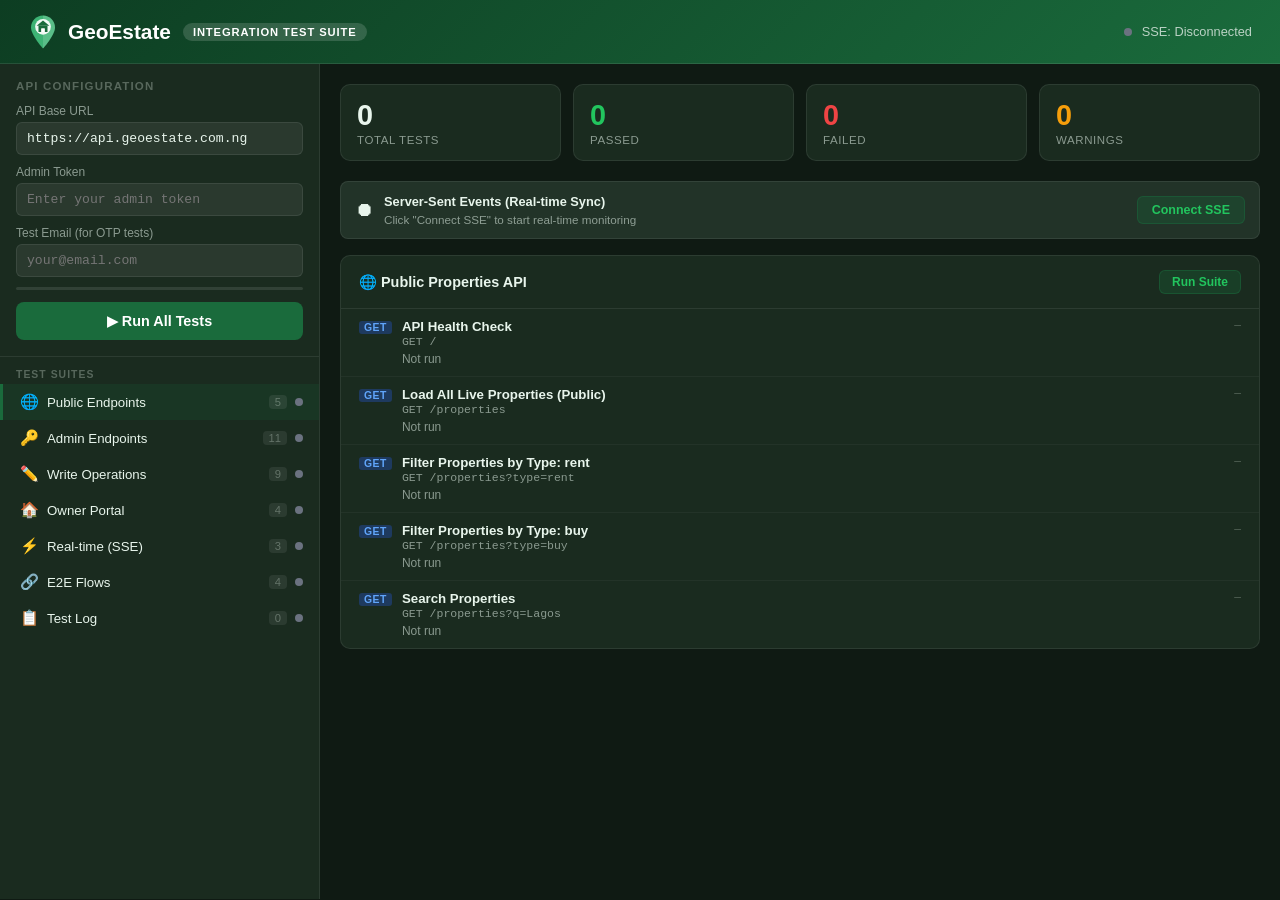
<file: geoestate-test-dashboard.html>
<!DOCTYPE html>
<html lang="en">
<head>
<meta charset="UTF-8">
<meta name="viewport" content="width=device-width, initial-scale=1.0">
<title>GeoEstate — Full Integration Test Dashboard</title>
<style>
  * { box-sizing: border-box; margin: 0; padding: 0; }
  :root {
    --green: #1a6b3c;
    --green-d: #0d3d22;
    --green-l: #dcfce7;
    --amber: #d97706;
    --amber-l: #fef3c7;
    --red: #dc2626;
    --red-l: #fee2e2;
    --blue: #1d4ed8;
    --blue-l: #dbeafe;
    --bg: #0f1a13;
    --card: #1a2b1f;
    --card2: #223328;
    --border: rgba(255,255,255,0.08);
    --text: #e8f5ec;
    --muted: rgba(232,245,236,0.55);
    --subtle: rgba(232,245,236,0.3);
    --pass: #22c55e;
    --fail: #ef4444;
    --warn: #f59e0b;
    --pending: #6b7280;
    --font: 'Inter', -apple-system, BlinkMacSystemFont, sans-serif;
    --mono: 'JetBrains Mono', 'Fira Code', 'Courier New', monospace;
  }
  body { background: var(--bg); color: var(--text); font-family: var(--font); min-height: 100vh; }

  /* Header */
  .header { background: linear-gradient(135deg, var(--green-d), var(--green)); padding: 0 28px; height: 64px; display: flex; align-items: center; justify-content: space-between; border-bottom: 1px solid rgba(255,255,255,0.1); }
  .adm-burger { display: none; flex-direction: column; justify-content: center; gap: 5px; width: 36px; height: 36px; background: none; border: none; cursor: pointer; padding: 4px; border-radius: 8px; }
  .adm-burger span { display: block; width: 22px; height: 2px; background: #fff; border-radius: 2px; transition: all .25s ease; }
  .adm-burger.open span:nth-child(1) { transform: translateY(7px) rotate(45deg); }
  .adm-burger.open span:nth-child(2) { opacity: 0; transform: scaleX(0); }
  .adm-burger.open span:nth-child(3) { transform: translateY(-7px) rotate(-45deg); }
  @media (max-width: 768px) {
    .header { padding: 0 16px; }
    .adm-burger { display: flex; }
    .main { grid-template-columns: 1fr !important; }
    .sidebar { display: none; }
    .adm-mob-drawer { display: block !important; }
  }
  .header-left { display: flex; align-items: center; gap: 12px; }
  .logo { font-size: 1.3rem; font-weight: 900; color: #fff; }
  .badge { background: rgba(255,255,255,0.15); color: #fff; font-size: 0.7rem; padding: 3px 10px; border-radius: 999px; font-weight: 600; letter-spacing: 0.08em; }
  .header-right { display: flex; align-items: center; gap: 10px; }
  .status-dot { width: 8px; height: 8px; border-radius: 50%; background: var(--pending); display: inline-block; }
  .status-dot.live { background: var(--pass); animation: pulse 2s infinite; }
  .status-label { font-size: 0.8rem; color: rgba(255,255,255,0.7); }
  @keyframes pulse { 0%,100%{opacity:1} 50%{opacity:0.4} }

  /* Layout */
  .main { display: grid; grid-template-columns: 320px 1fr; gap: 0; min-height: calc(100vh - 65px); }
  .sidebar { background: var(--card); border-right: 1px solid var(--border); overflow-y: auto; }
  .adm-mob-drawer { display: none; position: fixed; top: 0; left: 0; bottom: 0; width: 300px; background: var(--card); z-index: 400; overflow-y: auto; transform: translateX(-100%); transition: transform .25s ease; border-right: 1px solid var(--border); }
  .adm-mob-drawer.open { transform: translateX(0); }
  .adm-mob-backdrop { display: none; position: fixed; inset: 0; background: rgba(0,0,0,.6); z-index: 399; }
  .adm-mob-backdrop.open { display: block; }
  .content { overflow-y: auto; padding: 20px; }

  /* Config Panel */
  .config-panel { padding: 16px; border-bottom: 1px solid var(--border); }
  .config-title { font-size: 0.72rem; font-weight: 700; color: var(--subtle); text-transform: uppercase; letter-spacing: 0.1em; margin-bottom: 12px; }
  .field-label { font-size: 0.75rem; color: var(--muted); margin-bottom: 4px; display: block; }
  .field-input { width: 100%; background: rgba(255,255,255,0.07); border: 1px solid var(--border); border-radius: 6px; color: var(--text); padding: 8px 10px; font-size: 0.82rem; font-family: var(--mono); outline: none; }
  .field-input:focus { border-color: var(--green); }
  .field-group { margin-bottom: 10px; }

  /* Run Button */
  .run-all-btn { width: 100%; padding: 11px; background: var(--green); color: #fff; border: none; border-radius: 8px; font-size: 0.9rem; font-weight: 700; cursor: pointer; transition: background 0.15s; margin-top: 4px; }
  .run-all-btn:hover { background: var(--green-d); }
  .run-all-btn:disabled { opacity: 0.5; cursor: not-allowed; }

  /* Suite List */
  .suite-section { padding: 12px 16px 4px; font-size: 0.65rem; font-weight: 700; color: var(--subtle); text-transform: uppercase; letter-spacing: 0.1em; }
  .suite-item { display: flex; align-items: center; gap: 8px; padding: 9px 16px; cursor: pointer; transition: background 0.1s; border-left: 3px solid transparent; }
  .suite-item:hover { background: rgba(255,255,255,0.04); }
  .suite-item.active { background: rgba(26,107,60,0.18); border-left-color: var(--green); }
  .suite-icon { font-size: 0.95rem; width: 20px; text-align: center; flex-shrink: 0; }
  .suite-name { font-size: 0.83rem; font-weight: 500; flex: 1; }
  .suite-count { font-size: 0.7rem; color: var(--subtle); background: rgba(255,255,255,0.08); border-radius: 4px; padding: 1px 6px; }
  .suite-status { width: 8px; height: 8px; border-radius: 50%; flex-shrink: 0; }
  .s-pass { background: var(--pass); }
  .s-fail { background: var(--fail); }
  .s-warn { background: var(--warn); }
  .s-idle { background: var(--pending); }
  .s-running { background: var(--warn); animation: pulse 0.8s infinite; }

  /* Summary Bar */
  .summary-bar { display: grid; grid-template-columns: repeat(4,1fr); gap: 12px; margin-bottom: 20px; }
  .stat-card { background: var(--card); border-radius: 10px; padding: 14px 16px; border: 1px solid var(--border); }
  .stat-val { font-size: 1.8rem; font-weight: 900; letter-spacing: -0.03em; }
  .stat-lbl { font-size: 0.72rem; color: var(--muted); text-transform: uppercase; letter-spacing: 0.05em; margin-top: 2px; }
  .stat-val.pass { color: var(--pass); }
  .stat-val.fail { color: var(--fail); }
  .stat-val.warn { color: var(--warn); }
  .stat-val.total { color: var(--text); }

  /* Test Results */
  .test-section { background: var(--card); border-radius: 10px; border: 1px solid var(--border); margin-bottom: 16px; overflow: hidden; }
  .test-section-header { padding: 14px 18px; border-bottom: 1px solid var(--border); display: flex; align-items: center; justify-content: space-between; cursor: pointer; }
  .test-section-title { font-size: 0.9rem; font-weight: 700; display: flex; align-items: center; gap: 8px; }
  .run-section-btn { background: rgba(26,107,60,0.3); border: 1px solid rgba(26,107,60,0.5); color: var(--pass); border-radius: 6px; padding: 4px 12px; font-size: 0.75rem; font-weight: 600; cursor: pointer; transition: all 0.15s; }
  .run-section-btn:hover { background: var(--green); color: #fff; }
  .test-row { padding: 10px 18px; border-bottom: 1px solid rgba(255,255,255,0.04); display: flex; align-items: flex-start; gap: 10px; transition: background 0.1s; }
  .test-row:last-child { border-bottom: none; }
  .test-row:hover { background: rgba(255,255,255,0.02); }
  .test-icon { font-size: 1rem; flex-shrink: 0; width: 20px; text-align: center; margin-top: 1px; }
  .test-body { flex: 1; min-width: 0; }
  .test-name { font-size: 0.83rem; font-weight: 600; color: var(--text); }
  .test-endpoint { font-size: 0.72rem; color: var(--muted); font-family: var(--mono); margin-top: 1px; }
  .test-result { font-size: 0.75rem; margin-top: 4px; color: var(--muted); word-break: break-all; }
  .test-result.ok { color: var(--pass); }
  .test-result.err { color: var(--fail); }
  .test-result.info { color: var(--warn); }
  .test-time { font-size: 0.7rem; color: var(--subtle); flex-shrink: 0; font-family: var(--mono); min-width: 50px; text-align: right; }
  .method-tag { font-size: 0.65rem; font-weight: 700; padding: 1px 5px; border-radius: 3px; letter-spacing: 0.05em; flex-shrink: 0; margin-top: 2px; }
  .get { background: #1e3a5f; color: #60a5fa; }
  .post { background: #1c3a1c; color: #4ade80; }
  .patch { background: #3a2e00; color: #fbbf24; }
  .delete { background: #3a0f0f; color: #f87171; }

  /* Log */
  .log-panel { background: #0a100c; border-radius: 8px; border: 1px solid var(--border); padding: 14px; font-family: var(--mono); font-size: 0.75rem; max-height: 240px; overflow-y: auto; color: #a3e4b0; }
  .log-line { margin-bottom: 2px; }
  .log-line.err { color: #fca5a5; }
  .log-line.warn { color: #fcd34d; }
  .log-line.info { color: #93c5fd; }
  .log-line.dim { color: #4b5563; }

  /* SSE Status */
  .sse-box { background: var(--card2); border-radius: 8px; padding: 12px 14px; border: 1px solid var(--border); margin-bottom: 16px; display: flex; align-items: center; gap: 10px; }
  .sse-events { flex: 1; font-size: 0.78rem; color: var(--muted); }
  .sse-event-item { padding: 2px 0; border-bottom: 1px solid rgba(255,255,255,0.04); }

  /* Tag */
  .tag { display: inline-flex; align-items: center; gap: 4px; padding: 2px 8px; border-radius: 999px; font-size: 0.7rem; font-weight: 600; }
  .tag-green { background: rgba(34,197,94,0.15); color: var(--pass); }
  .tag-red { background: rgba(239,68,68,0.15); color: var(--fail); }
  .tag-amber { background: rgba(245,158,11,0.15); color: var(--warn); }
  .tag-gray { background: rgba(107,114,128,0.2); color: #9ca3af; }

  /* Spinner */
  .spinner { display: inline-block; width: 14px; height: 14px; border: 2px solid rgba(255,255,255,0.2); border-top-color: var(--green); border-radius: 50%; animation: spin 0.7s linear infinite; }
  @keyframes spin { to { transform: rotate(360deg); } }

  /* Progress Bar */
  .progress-bar { height: 3px; background: rgba(255,255,255,0.1); border-radius: 999px; margin-top: 8px; overflow: hidden; }
  .progress-fill { height: 100%; background: var(--green); border-radius: 999px; transition: width 0.3s; }

  .section-collapse { overflow: hidden; }
  .tab-bar { display: flex; gap: 4px; margin-bottom: 16px; }
  .tab { padding: 7px 14px; border-radius: 6px; font-size: 0.8rem; font-weight: 600; cursor: pointer; background: var(--card); border: 1px solid var(--border); color: var(--muted); transition: all 0.15s; }
  .tab.active { background: var(--green); color: #fff; border-color: var(--green); }
  .tab-content { display: none; }
  .tab-content.active { display: block; }
</style>
</head>
<body>

<div class="header">
  <div class="header-left">
    <button class="adm-burger" id="adm-burger" onclick="admToggleDrawer()" aria-label="Menu">
      <span></span><span></span><span></span>
    </button>
    <div class="logo" style="display:flex;align-items:center;gap:10px"><svg xmlns="http://www.w3.org/2000/svg" viewBox="0 0 40 48" width="30" height="36" style="flex-shrink:0;display:block" aria-hidden="true">
  <path d="M20 2C11.163 2 4 9.163 4 18c0 10.5 16 28 16 28S36 28.5 36 18C36 9.163 28.837 2 20 2z" fill="#3db374"/>
  <path d="M20 2C28.837 2 36 9.163 36 18c0 10.5-16 28-16 28V2z" fill="#fff" opacity="0.15"/>
  <circle cx="20" cy="17" r="10.5" fill="white" opacity="0.92"/>
  <polygon points="20,8.5 11.5,15.5 28.5,15.5" fill="#1a6b3c"/>
  <rect x="14" y="15.5" width="12" height="8.5" rx="0.5" fill="#1a6b3c"/>
  <rect x="17.5" y="19" width="5" height="5" rx="0.5" fill="white"/>
</svg><span>GeoEstate</span></div>
    <div class="badge">INTEGRATION TEST SUITE</div>
  </div>
  <div class="header-right">
    <span class="status-dot" id="sse-dot"></span>
    <span class="status-label" id="sse-label">SSE: Disconnected</span>
  </div>
</div>

<div class="main">
  <!-- Sidebar -->
  <div class="sidebar">
    <div class="config-panel">
      <div class="config-title">API Configuration</div>
      <div class="field-group">
        <label class="field-label">API Base URL</label>
        <input class="field-input" id="cfg-api" value="https://api.geoestate.com.ng" placeholder="https://api.geoestate.com.ng">
      </div>
      <div class="field-group">
        <label class="field-label">Admin Token</label>
        <input class="field-input" id="cfg-token" value="" placeholder="Enter your admin token">
      </div>
      <div class="field-group">
        <label class="field-label">Test Email (for OTP tests)</label>
        <input class="field-input" id="cfg-email" value="" placeholder="your@email.com">
      </div>
      <div class="progress-bar"><div class="progress-fill" id="prog" style="width:0%"></div></div>
      <button class="run-all-btn" id="run-all-btn" onclick="runAllTests()" style="margin-top:12px">▶ Run All Tests</button>
    </div>

    <div class="suite-section">Test Suites</div>
    <div class="suite-item active" onclick="showSuite('public')" id="suite-tab-public">
      <span class="suite-icon">🌐</span>
      <span class="suite-name">Public Endpoints</span>
      <span class="suite-count" id="cnt-public">5</span>
      <span class="suite-status s-idle" id="dot-public"></span>
    </div>
    <div class="suite-item" onclick="showSuite('admin')" id="suite-tab-admin">
      <span class="suite-icon">🔑</span>
      <span class="suite-name">Admin Endpoints</span>
      <span class="suite-count" id="cnt-admin">11</span>
      <span class="suite-status s-idle" id="dot-admin"></span>
    </div>
    <div class="suite-item" onclick="showSuite('write')" id="suite-tab-write">
      <span class="suite-icon">✏️</span>
      <span class="suite-name">Write Operations</span>
      <span class="suite-count" id="cnt-write">9</span>
      <span class="suite-status s-idle" id="dot-write"></span>
    </div>
    <div class="suite-item" onclick="showSuite('owner')" id="suite-tab-owner">
      <span class="suite-icon">🏠</span>
      <span class="suite-name">Owner Portal</span>
      <span class="suite-count" id="cnt-owner">4</span>
      <span class="suite-status s-idle" id="dot-owner"></span>
    </div>
    <div class="suite-item" onclick="showSuite('sse')" id="suite-tab-sse">
      <span class="suite-icon">⚡</span>
      <span class="suite-name">Real-time (SSE)</span>
      <span class="suite-count" id="cnt-sse">3</span>
      <span class="suite-status s-idle" id="dot-sse"></span>
    </div>
    <div class="suite-item" onclick="showSuite('e2e')" id="suite-tab-e2e">
      <span class="suite-icon">🔗</span>
      <span class="suite-name">E2E Flows</span>
      <span class="suite-count" id="cnt-e2e">4</span>
      <span class="suite-status s-idle" id="dot-e2e"></span>
    </div>
    <div class="suite-item" onclick="showSuite('log')" id="suite-tab-log">
      <span class="suite-icon">📋</span>
      <span class="suite-name">Test Log</span>
      <span class="suite-count" id="cnt-log">0</span>
      <span class="suite-status s-idle" id="dot-log"></span>
    </div>
  </div>

  <!-- Content -->
  <div class="content">
    <!-- Summary -->
    <div class="summary-bar">
      <div class="stat-card">
        <div class="stat-val total" id="s-total">0</div>
        <div class="stat-lbl">Total Tests</div>
      </div>
      <div class="stat-card">
        <div class="stat-val pass" id="s-pass">0</div>
        <div class="stat-lbl">Passed</div>
      </div>
      <div class="stat-card">
        <div class="stat-val fail" id="s-fail">0</div>
        <div class="stat-lbl">Failed</div>
      </div>
      <div class="stat-card">
        <div class="stat-val warn" id="s-warn">0</div>
        <div class="stat-lbl">Warnings</div>
      </div>
    </div>

    <!-- SSE Box -->
    <div class="sse-box" id="sse-box">
      <span id="sse-indicator" style="font-size:1.2rem">⏺</span>
      <div class="sse-events">
        <div style="font-size:0.8rem;font-weight:600;color:var(--text);margin-bottom:4px">Server-Sent Events (Real-time Sync)</div>
        <div id="sse-event-log" style="max-height:60px;overflow-y:auto;font-size:0.73rem;color:var(--muted)">Click "Connect SSE" to start real-time monitoring</div>
      </div>
      <button onclick="connectSSE()" style="background:rgba(26,107,60,0.3);border:1px solid rgba(26,107,60,0.5);color:var(--pass);border-radius:6px;padding:6px 14px;font-size:0.78rem;font-weight:600;cursor:pointer" id="sse-btn">Connect SSE</button>
    </div>

    <!-- Suite Panels -->
    <div id="suite-public" class="suite-panel">
      <div class="test-section">
        <div class="test-section-header" onclick="toggleSection('pub1')">
          <div class="test-section-title">🌐 Public Properties API</div>
          <button class="run-section-btn" onclick="event.stopPropagation();runSuite('public')">Run Suite</button>
        </div>
        <div id="pub1">
          <div id="test-api-health" class="test-row"><span class="method-tag get">GET</span><div class="test-body"><div class="test-name">API Health Check</div><div class="test-endpoint">GET /</div><div class="test-result" id="r-api-health">Not run</div></div><div class="test-time" id="t-api-health">—</div></div>
          <div id="test-pub-properties" class="test-row"><span class="method-tag get">GET</span><div class="test-body"><div class="test-name">Load All Live Properties (Public)</div><div class="test-endpoint">GET /properties</div><div class="test-result" id="r-pub-properties">Not run</div></div><div class="test-time" id="t-pub-properties">—</div></div>
          <div id="test-pub-filter-rent" class="test-row"><span class="method-tag get">GET</span><div class="test-body"><div class="test-name">Filter Properties by Type: rent</div><div class="test-endpoint">GET /properties?type=rent</div><div class="test-result" id="r-pub-filter-rent">Not run</div></div><div class="test-time" id="t-pub-filter-rent">—</div></div>
          <div id="test-pub-filter-buy" class="test-row"><span class="method-tag get">GET</span><div class="test-body"><div class="test-name">Filter Properties by Type: buy</div><div class="test-endpoint">GET /properties?type=buy</div><div class="test-result" id="r-pub-filter-buy">Not run</div></div><div class="test-time" id="t-pub-filter-buy">—</div></div>
          <div id="test-pub-search" class="test-row"><span class="method-tag get">GET</span><div class="test-body"><div class="test-name">Search Properties</div><div class="test-endpoint">GET /properties?q=Lagos</div><div class="test-result" id="r-pub-search">Not run</div></div><div class="test-time" id="t-pub-search">—</div></div>
        </div>
      </div>
    </div>

    <div id="suite-admin" class="suite-panel" style="display:none">
      <div class="test-section">
        <div class="test-section-header" onclick="toggleSection('adm1')">
          <div class="test-section-title">🔑 Admin GET Endpoints</div>
          <button class="run-section-btn" onclick="event.stopPropagation();runSuite('admin')">Run Suite</button>
        </div>
        <div id="adm1">
          <div id="test-adm-auth-fail" class="test-row"><span class="method-tag get">GET</span><div class="test-body"><div class="test-name">Auth Guard (no token → 401)</div><div class="test-endpoint">GET /admin/registrations (no auth)</div><div class="test-result" id="r-adm-auth-fail">Not run</div></div><div class="test-time" id="t-adm-auth-fail">—</div></div>
          <div id="test-adm-regs" class="test-row"><span class="method-tag get">GET</span><div class="test-body"><div class="test-name">Get All Registrations</div><div class="test-endpoint">GET /admin/registrations</div><div class="test-result" id="r-adm-regs">Not run</div></div><div class="test-time" id="t-adm-regs">—</div></div>
          <div id="test-adm-props" class="test-row"><span class="method-tag get">GET</span><div class="test-body"><div class="test-name">Get All Properties (Admin View)</div><div class="test-endpoint">GET /admin/properties</div><div class="test-result" id="r-adm-props">Not run</div></div><div class="test-time" id="t-adm-props">—</div></div>
          <div id="test-adm-team" class="test-row"><span class="method-tag get">GET</span><div class="test-body"><div class="test-name">Get Team Members</div><div class="test-endpoint">GET /admin/team</div><div class="test-result" id="r-adm-team">Not run</div></div><div class="test-time" id="t-adm-team">—</div></div>
          <div id="test-adm-lawyers" class="test-row"><span class="method-tag get">GET</span><div class="test-body"><div class="test-name">Get Lawyers</div><div class="test-endpoint">GET /admin/lawyers</div><div class="test-result" id="r-adm-lawyers">Not run</div></div><div class="test-time" id="t-adm-lawyers">—</div></div>
          <div id="test-adm-tenancies" class="test-row"><span class="method-tag get">GET</span><div class="test-body"><div class="test-name">Get Tenancies</div><div class="test-endpoint">GET /admin/tenancies</div><div class="test-result" id="r-adm-tenancies">Not run</div></div><div class="test-time" id="t-adm-tenancies">—</div></div>
          <div id="test-adm-transactions" class="test-row"><span class="method-tag get">GET</span><div class="test-body"><div class="test-name">Get Transactions</div><div class="test-endpoint">GET /admin/transactions</div><div class="test-result" id="r-adm-transactions">Not run</div></div><div class="test-time" id="t-adm-transactions">—</div></div>
          <div id="test-adm-disputes" class="test-row"><span class="method-tag get">GET</span><div class="test-body"><div class="test-name">Get Disputes</div><div class="test-endpoint">GET /admin/disputes</div><div class="test-result" id="r-adm-disputes">Not run</div></div><div class="test-time" id="t-adm-disputes">—</div></div>
          <div id="test-adm-payments" class="test-row"><span class="method-tag get">GET</span><div class="test-body"><div class="test-name">Get Payments</div><div class="test-endpoint">GET /admin/payments</div><div class="test-result" id="r-adm-payments">Not run</div></div><div class="test-time" id="t-adm-payments">—</div></div>
          <div id="test-adm-activity" class="test-row"><span class="method-tag get">GET</span><div class="test-body"><div class="test-name">Get Activity Log</div><div class="test-endpoint">GET /admin/activity</div><div class="test-result" id="r-adm-activity">Not run</div></div><div class="test-time" id="t-adm-activity">—</div></div>
          <div id="test-adm-enquiries" class="test-row"><span class="method-tag get">GET</span><div class="test-body"><div class="test-name">Get All Enquiries (Admin)</div><div class="test-endpoint">GET /admin/enquiries</div><div class="test-result" id="r-adm-enquiries">Not run</div></div><div class="test-time" id="t-adm-enquiries">—</div></div>
        </div>
      </div>
    </div>

    <div id="suite-write" class="suite-panel" style="display:none">
      <div class="test-section">
        <div class="test-section-header" onclick="toggleSection('wrt1')">
          <div class="test-section-title">✏️ Write Operations (POST/PATCH)</div>
          <button class="run-section-btn" onclick="event.stopPropagation();runSuite('write')">Run Suite</button>
        </div>
        <div id="wrt1">
          <div id="test-save-property" class="test-row"><span class="method-tag post">POST</span><div class="test-body"><div class="test-name">Save/Create Property (Admin)</div><div class="test-endpoint">POST /admin/save-property</div><div class="test-result" id="r-save-property">Not run</div></div><div class="test-time" id="t-save-property">—</div></div>
          <div id="test-approve-property" class="test-row"><span class="method-tag patch">PATCH</span><div class="test-body"><div class="test-name">Approve Property (set status=live)</div><div class="test-endpoint">PATCH /admin/property/{id}</div><div class="test-result" id="r-approve-property">Not run</div></div><div class="test-time" id="t-approve-property">—</div></div>
          <div id="test-submit-enquiry" class="test-row"><span class="method-tag post">POST</span><div class="test-body"><div class="test-name">Submit Enquiry (Website → API)</div><div class="test-endpoint">POST /enquiry</div><div class="test-result" id="r-submit-enquiry">Not run</div></div><div class="test-time" id="t-submit-enquiry">—</div></div>
          <div id="test-submit-dispute" class="test-row"><span class="method-tag post">POST</span><div class="test-body"><div class="test-name">Submit Dispute (Website → API)</div><div class="test-endpoint">POST /submit-dispute</div><div class="test-result" id="r-submit-dispute">Not run</div></div><div class="test-time" id="t-submit-dispute">—</div></div>
          <div id="test-save-team" class="test-row"><span class="method-tag post">POST</span><div class="test-body"><div class="test-name">Save Team Member (Admin)</div><div class="test-endpoint">POST /admin/save-team</div><div class="test-result" id="r-save-team">Not run</div></div><div class="test-time" id="t-save-team">—</div></div>
          <div id="test-save-lawyer" class="test-row"><span class="method-tag post">POST</span><div class="test-body"><div class="test-name">Save Lawyer (Admin)</div><div class="test-endpoint">POST /admin/save-lawyer</div><div class="test-result" id="r-save-lawyer">Not run</div></div><div class="test-time" id="t-save-lawyer">—</div></div>
          <div id="test-save-tenancy" class="test-row"><span class="method-tag post">POST</span><div class="test-body"><div class="test-name">Save Tenancy (Admin)</div><div class="test-endpoint">POST /admin/save-tenancy</div><div class="test-result" id="r-save-tenancy">Not run</div></div><div class="test-time" id="t-save-tenancy">—</div></div>
          <div id="test-save-payment" class="test-row"><span class="method-tag post">POST</span><div class="test-body"><div class="test-name">Save Payment Record</div><div class="test-endpoint">POST /admin/save-payment</div><div class="test-result" id="r-save-payment">Not run</div></div><div class="test-time" id="t-save-payment">—</div></div>
          <div id="test-update-reg" class="test-row"><span class="method-tag patch">PATCH</span><div class="test-body"><div class="test-name">Update Registration Status (Admin)</div><div class="test-endpoint">PATCH /admin/registration/{id}</div><div class="test-result" id="r-update-reg">Not run</div></div><div class="test-time" id="t-update-reg">—</div></div>
        </div>
      </div>
    </div>

    <div id="suite-owner" class="suite-panel" style="display:none">
      <div class="test-section">
        <div class="test-section-header">
          <div class="test-section-title">🏠 Owner Portal</div>
          <button class="run-section-btn" onclick="runSuite('owner')">Run Suite</button>
        </div>
        <div id="own1">
          <div id="test-owner-login-request" class="test-row"><span class="method-tag post">POST</span><div class="test-body"><div class="test-name">Owner OTP Request</div><div class="test-endpoint">POST /owner/login (email only)</div><div class="test-result" id="r-owner-login-request">Set email above to test</div></div><div class="test-time" id="t-owner-login-request">—</div></div>
          <div id="test-owner-no-token" class="test-row"><span class="method-tag get">GET</span><div class="test-body"><div class="test-name">Owner Auth Guard (no token → 401)</div><div class="test-endpoint">GET /owner/profile (no auth)</div><div class="test-result" id="r-owner-no-token">Not run</div></div><div class="test-time" id="t-owner-no-token">—</div></div>
          <div id="test-owner-properties-auth" class="test-row"><span class="method-tag get">GET</span><div class="test-body"><div class="test-name">Owner Properties (requires token)</div><div class="test-endpoint">GET /owner/properties</div><div class="test-result" id="r-owner-properties-auth">Not run</div></div><div class="test-time" id="t-owner-properties-auth">—</div></div>
          <div id="test-owner-enquiries-auth" class="test-row"><span class="method-tag get">GET</span><div class="test-body"><div class="test-name">Owner Enquiries (requires token)</div><div class="test-endpoint">GET /owner/enquiries</div><div class="test-result" id="r-owner-enquiries-auth">Not run</div></div><div class="test-time" id="t-owner-enquiries-auth">—</div></div>
        </div>
      </div>
    </div>

    <div id="suite-sse" class="suite-panel" style="display:none">
      <div class="test-section">
        <div class="test-section-header">
          <div class="test-section-title">⚡ Real-time SSE Tests</div>
          <button class="run-section-btn" onclick="runSuite('sse')">Run Suite</button>
        </div>
        <div id="sse1">
          <div id="test-sse-connect" class="test-row"><span class="method-tag get">GET</span><div class="test-body"><div class="test-name">SSE Connection Established</div><div class="test-endpoint">GET /events (EventSource)</div><div class="test-result" id="r-sse-connect">Not run</div></div><div class="test-time" id="t-sse-connect">—</div></div>
          <div id="test-sse-ping" class="test-row"><span class="method-tag get">GET</span><div class="test-body"><div class="test-name">SSE Keep-alive Ping</div><div class="test-endpoint">:ping comment every 30s</div><div class="test-result" id="r-sse-ping">Connect SSE first</div></div><div class="test-time" id="t-sse-ping">—</div></div>
          <div id="test-sse-broadcast" class="test-row"><span class="method-tag post">POST</span><div class="test-body"><div class="test-name">SSE Broadcast Trigger</div><div class="test-endpoint">Write → SSE broadcast (property_created)</div><div class="test-result" id="r-sse-broadcast">Run after write tests</div></div><div class="test-time" id="t-sse-broadcast">—</div></div>
        </div>
      </div>
    </div>

    <div id="suite-e2e" class="suite-panel" style="display:none">
      <div class="test-section">
        <div class="test-section-header">
          <div class="test-section-title">🔗 End-to-End Flows</div>
          <button class="run-section-btn" onclick="runSuite('e2e')">Run E2E</button>
        </div>
        <div id="e2e1">
          <div id="test-e2e-property-flow" class="test-row"><span class="method-tag post">E2E</span><div class="test-body"><div class="test-name">Property: Create → Approve → Public Visible</div><div class="test-endpoint">POST /admin/save-property → PATCH /admin/property/{id} → GET /properties</div><div class="test-result" id="r-e2e-property-flow">Not run</div></div><div class="test-time" id="t-e2e-property-flow">—</div></div>
          <div id="test-e2e-enquiry-flow" class="test-row"><span class="method-tag post">E2E</span><div class="test-body"><div class="test-name">Enquiry: Submit → Admin Sees It</div><div class="test-endpoint">POST /enquiry → GET /admin/enquiries</div><div class="test-result" id="r-e2e-enquiry-flow">Not run</div></div><div class="test-time" id="t-e2e-enquiry-flow">—</div></div>
          <div id="test-e2e-reg-flow" class="test-row"><span class="method-tag post">E2E</span><div class="test-body"><div class="test-name">Registration: Submit → Admin Review → Status Update</div><div class="test-endpoint">POST /register → GET /admin/registrations → PATCH /admin/registration/{id}</div><div class="test-result" id="r-e2e-reg-flow">Not run</div></div><div class="test-time" id="t-e2e-reg-flow">—</div></div>
          <div id="test-e2e-sync" class="test-row"><span class="method-tag get">E2E</span><div class="test-body"><div class="test-name">Admin Sync Endpoint</div><div class="test-endpoint">GET /admin/sync → live properties + approved users</div><div class="test-result" id="r-e2e-sync">Not run</div></div><div class="test-time" id="t-e2e-sync">—</div></div>
        </div>
      </div>
    </div>

    <div id="suite-log" class="suite-panel" style="display:none">
      <div style="font-size:0.82rem;font-weight:700;color:var(--muted);margin-bottom:10px;display:flex;justify-content:space-between;align-items:center">
        <span>Test Log</span>
        <button onclick="clearLog()" style="background:none;border:1px solid var(--border);color:var(--subtle);border-radius:5px;padding:3px 10px;font-size:0.72rem;cursor:pointer">Clear</button>
      </div>
      <div class="log-panel" id="test-log" style="max-height:500px">
        <div class="log-line dim">// Test output will appear here</div>
      </div>
    </div>
  </div>
</div>

<script>
  const API = () => document.getElementById('cfg-api').value.trim().replace(/\/$/, '');
  const TOKEN = () => document.getElementById('cfg-token').value.trim();
  const EMAIL = () => document.getElementById('cfg-email').value.trim();

  let stats = { total: 0, pass: 0, fail: 0, warn: 0 };
  let testLog = [];
  let createdPropId = null;
  let createdRegId = null;
  let sseSource = null;
  let sseReceived = [];

  function adminHeaders() {
    return { 'Content-Type': 'application/json', 'Authorization': 'Bearer ' + TOKEN() };
  }

  function log(msg, type = '') {
    const el = document.getElementById('test-log');
    const line = document.createElement('div');
    line.className = 'log-line ' + type;
    line.textContent = '[' + new Date().toLocaleTimeString() + '] ' + msg;
    el.appendChild(line);
    el.scrollTop = el.scrollHeight;
    testLog.push({ time: new Date().toISOString(), msg, type });
    const cnt = document.getElementById('cnt-log');
    cnt.textContent = testLog.length;
  }

  function setResult(id, status, msg, ms) {
    const r = document.getElementById('r-' + id);
    const t = document.getElementById('t-' + id);
    if (r) { r.textContent = msg; r.className = 'test-result ' + (status === 'pass' ? 'ok' : status === 'fail' ? 'err' : 'info'); }
    if (t) t.textContent = ms !== undefined ? ms + 'ms' : '—';
  }

  function setRunning(id) {
    const r = document.getElementById('r-' + id);
    if (r) { r.innerHTML = '<span class="spinner"></span> Running...'; r.className = 'test-result info'; }
  }

  function updateStats() {
    document.getElementById('s-total').textContent = stats.total;
    document.getElementById('s-pass').textContent = stats.pass;
    document.getElementById('s-fail').textContent = stats.fail;
    document.getElementById('s-warn').textContent = stats.warn;
  }

  function record(status) {
    stats.total++;
    if (status === 'pass') stats.pass++;
    else if (status === 'fail') stats.fail++;
    else stats.warn++;
    updateStats();
  }

  async function t(id, fn) {
    setRunning(id);
    const start = Date.now();
    try {
      const result = await fn();
      const ms = Date.now() - start;
      setResult(id, result.status, result.msg, ms);
      record(result.status);
      log((result.status === 'pass' ? '✅' : result.status === 'fail' ? '❌' : '⚠️') + ' [' + id + '] ' + result.msg, result.status === 'pass' ? '' : result.status === 'fail' ? 'err' : 'warn');
      return result;
    } catch (e) {
      const ms = Date.now() - start;
      setResult(id, 'fail', 'Error: ' + e.message, ms);
      record('fail');
      log('❌ [' + id + '] Error: ' + e.message, 'err');
      return { status: 'fail' };
    }
  }

  async function api(path, opts) {
    const url = API() + path;
    const res = await fetch(url, opts || {});
    const data = await res.json();
    return { status: res.status, data };
  }

  // ── Test Definitions ───────────────────────────────────────────

  async function test_api_health() {
    return t('api-health', async () => {
      const { status, data } = await api('/');
      if (status === 200 && data.status === 'ok') return { status: 'pass', msg: 'API is live — v' + (data.version || '?') + ', DB: ' + (data.db || '?') + ', registrations: ' + (data.registrations || '?') };
      return { status: 'fail', msg: 'Status ' + status + ': ' + JSON.stringify(data) };
    });
  }

  async function test_pub_properties() {
    return t('pub-properties', async () => {
      const { status, data } = await api('/properties');
      if (status === 200 && data.properties !== undefined) return { status: 'pass', msg: data.count + ' live properties returned' };
      return { status: 'fail', msg: 'Status ' + status + ': ' + JSON.stringify(data).slice(0, 80) };
    });
  }

  async function test_pub_filter_rent() {
    return t('pub-filter-rent', async () => {
      const { status, data } = await api('/properties?type=rent');
      if (status === 200) return { status: 'pass', msg: (data.count || 0) + ' rent properties (filter working)' };
      return { status: 'fail', msg: 'Status ' + status };
    });
  }

  async function test_pub_filter_buy() {
    return t('pub-filter-buy', async () => {
      const { status, data } = await api('/properties?type=buy');
      if (status === 200) return { status: 'pass', msg: (data.count || 0) + ' buy properties (filter working)' };
      return { status: 'fail', msg: 'Status ' + status };
    });
  }

  async function test_pub_search() {
    return t('pub-search', async () => {
      const { status, data } = await api('/properties?q=Lagos');
      if (status === 200) return { status: 'pass', msg: (data.count || 0) + ' results for "Lagos" — search working' };
      return { status: 'fail', msg: 'Status ' + status };
    });
  }

  async function test_adm_auth_fail() {
    return t('adm-auth-fail', async () => {
      const { status } = await api('/admin/registrations', { headers: { 'Content-Type': 'application/json' } });
      if (status === 401) return { status: 'pass', msg: '401 returned correctly — auth guard working' };
      return { status: 'fail', msg: 'Expected 401, got ' + status + ' — auth guard NOT working!' };
    });
  }

  async function test_adm_regs() {
    return t('adm-regs', async () => {
      const { status, data } = await api('/admin/registrations', { headers: adminHeaders() });
      if (status === 200 && data.registrations) {
        if (data.registrations.length > 0) createdRegId = data.registrations[data.registrations.length - 1].id;
        return { status: 'pass', msg: data.count + ' registrations loaded' };
      }
      return { status: 'fail', msg: 'Status ' + status + ': ' + JSON.stringify(data).slice(0, 80) };
    });
  }

  async function test_adm_props() {
    return t('adm-props', async () => {
      const { status, data } = await api('/admin/properties', { headers: adminHeaders() });
      if (status === 200 && data.properties) return { status: 'pass', msg: data.count + ' properties (all statuses) loaded' };
      return { status: 'fail', msg: 'Status ' + status + ': ' + JSON.stringify(data).slice(0, 80) };
    });
  }

  async function test_adm_team() {
    return t('adm-team', async () => {
      const { status, data } = await api('/admin/team', { headers: adminHeaders() });
      if (status === 200) return { status: 'pass', msg: (data.team || []).length + ' team members loaded' };
      return { status: 'fail', msg: 'Status ' + status };
    });
  }

  async function test_adm_lawyers() {
    return t('adm-lawyers', async () => {
      const { status, data } = await api('/admin/lawyers', { headers: adminHeaders() });
      if (status === 200) return { status: 'pass', msg: (data.lawyers || []).length + ' lawyers loaded' };
      return { status: 'fail', msg: 'Status ' + status };
    });
  }

  async function test_adm_tenancies() {
    return t('adm-tenancies', async () => {
      const { status, data } = await api('/admin/tenancies', { headers: adminHeaders() });
      if (status === 200) return { status: 'pass', msg: (data.tenancies || []).length + ' tenancies loaded' };
      return { status: 'fail', msg: 'Status ' + status };
    });
  }

  async function test_adm_transactions() {
    return t('adm-transactions', async () => {
      const { status, data } = await api('/admin/transactions', { headers: adminHeaders() });
      if (status === 200) return { status: 'pass', msg: (data.transactions || []).length + ' transactions loaded' };
      return { status: 'fail', msg: 'Status ' + status };
    });
  }

  async function test_adm_disputes() {
    return t('adm-disputes', async () => {
      const { status, data } = await api('/admin/disputes', { headers: adminHeaders() });
      if (status === 200) return { status: 'pass', msg: (data.disputes || []).length + ' disputes loaded' };
      return { status: 'fail', msg: 'Status ' + status };
    });
  }

  async function test_adm_payments() {
    return t('adm-payments', async () => {
      const { status, data } = await api('/admin/payments', { headers: adminHeaders() });
      if (status === 200) return { status: 'pass', msg: (data.payments || []).length + ' payments loaded' };
      return { status: 'fail', msg: 'Status ' + status };
    });
  }

  async function test_adm_activity() {
    return t('adm-activity', async () => {
      const { status, data } = await api('/admin/activity', { headers: adminHeaders() });
      if (status === 200) return { status: 'pass', msg: (data.log || []).length + ' activity entries (last 100)' };
      return { status: 'fail', msg: 'Status ' + status };
    });
  }

  async function test_adm_enquiries() {
    return t('adm-enquiries', async () => {
      const { status, data } = await api('/admin/enquiries', { headers: adminHeaders() });
      if (status === 200) return { status: 'pass', msg: (data.enquiries || []).length + ' enquiries loaded' };
      return { status: 'fail', msg: 'Status ' + status };
    });
  }

  async function test_save_property() {
    return t('save-property', async () => {
      const propData = {
        title: 'TEST Property [Auto-test ' + Date.now() + ']',
        owner: 'Test Admin',
        listing_type: 'rent',
        type: 'rent',
        status: 'pending',
        price: '₦500,000/yr',
        monthly_rent: 50000,
        state: 'Lagos',
        lga: 'Ikeja',
        address: '123 Test Street, Ikeja',
        img: '',
        notes: 'Auto-generated test property'
      };
      const { status, data } = await api('/admin/save-property', {
        method: 'POST', headers: adminHeaders(), body: JSON.stringify(propData)
      });
      if (status === 200 && data.success) {
        createdPropId = data.propertyId;
        return { status: 'pass', msg: 'Property created: ' + data.propertyId };
      }
      return { status: 'fail', msg: 'Status ' + status + ': ' + JSON.stringify(data).slice(0, 80) };
    });
  }

  async function test_approve_property() {
    return t('approve-property', async () => {
      if (!createdPropId) return { status: 'warn', msg: 'No property ID — run save-property first' };
      const { status, data } = await api('/admin/property/' + createdPropId, {
        method: 'PATCH', headers: adminHeaders(), body: JSON.stringify({ status: 'live', notes: 'Approved by auto-test' })
      });
      if (status === 200 && data.success) return { status: 'pass', msg: 'Property ' + createdPropId + ' approved → status=live' };
      return { status: 'fail', msg: 'Status ' + status + ': ' + JSON.stringify(data).slice(0, 80) };
    });
  }

  async function test_submit_enquiry() {
    if (!createdPropId) {
      return t('submit-enquiry', async () => {
        const { status, data } = await api('/admin/properties', { headers: adminHeaders() });
        const firstProp = data.properties && data.properties[0] ? data.properties[0].id : 'PROP-TEST';
        const enqData = { property_id: firstProp, name: 'Test User', email: 'test@geoestate.com', phone: '08012345678', message: 'Auto-test enquiry' };
        const r = await api('/enquiry', { method: 'POST', headers: { 'Content-Type': 'application/json' }, body: JSON.stringify(enqData) });
        if (r.status === 200 && r.data.success) return { status: 'pass', msg: 'Enquiry submitted: ' + r.data.enquiryId };
        return { status: 'fail', msg: 'Status ' + r.status + ': ' + JSON.stringify(r.data).slice(0, 80) };
      });
    }
    return t('submit-enquiry', async () => {
      const enqData = { property_id: createdPropId, name: 'Test Visitor', email: 'visitor@test.com', phone: '08011111111', message: 'I am interested in this property' };
      const { status, data } = await api('/enquiry', { method: 'POST', headers: { 'Content-Type': 'application/json' }, body: JSON.stringify(enqData) });
      if (status === 200 && data.success) return { status: 'pass', msg: 'Enquiry submitted: ' + data.enquiryId + ' → admins notified' };
      return { status: 'fail', msg: 'Status ' + status + ': ' + JSON.stringify(data).slice(0, 80) };
    });
  }

  async function test_submit_dispute() {
    return t('submit-dispute', async () => {
      const d = { title: 'Test Dispute ' + Date.now(), property: 'Test Property', complainant: 'John Doe', complainantId: 'USR-001', respondent: 'Jane Smith', amount: '50000', description: 'Auto-test dispute', severity: 'medium' };
      const { status, data } = await api('/submit-dispute', { method: 'POST', headers: { 'Content-Type': 'application/json' }, body: JSON.stringify(d) });
      if (status === 200 && data.success) return { status: 'pass', msg: 'Dispute filed: ' + data.disputeId };
      return { status: 'fail', msg: 'Status ' + status + ': ' + JSON.stringify(data).slice(0, 80) };
    });
  }

  async function test_save_team() {
    return t('save-team', async () => {
      const d = { name: 'Test Staff ' + Date.now(), role: 'Property Manager', phone: '08099999999', email: 'staff@geoestate.com', status: 'active' };
      const { status, data } = await api('/admin/save-team', { method: 'POST', headers: adminHeaders(), body: JSON.stringify(d) });
      if (status === 200 && data.success) return { status: 'pass', msg: 'Team member saved' };
      return { status: 'fail', msg: 'Status ' + status + ': ' + JSON.stringify(data).slice(0, 80) };
    });
  }

  async function test_save_lawyer() {
    return t('save-lawyer', async () => {
      const d = { name: 'Adv. Test ' + Date.now(), bar: 'NBA-' + Math.floor(Math.random()*9000+1000), spec: 'Property Law', state: 'Lagos', email: 'lawyer@test.com', phone: '08088888888', status: 'active' };
      const { status, data } = await api('/admin/save-lawyer', { method: 'POST', headers: adminHeaders(), body: JSON.stringify(d) });
      if (status === 200 && data.success) return { status: 'pass', msg: 'Lawyer saved' };
      return { status: 'fail', msg: 'Status ' + status + ': ' + JSON.stringify(data).slice(0, 80) };
    });
  }

  async function test_save_tenancy() {
    return t('save-tenancy', async () => {
      const ref = 'TEN-TEST-' + Date.now();
      const d = { ref, type: 'rent', property: 'Test Property', property_id: createdPropId || 'PROP-TEST', tenant: 'Test Tenant', phone: '08077777777', owner: 'Test Owner', amount: 50000, start: '2025-01-01', end: '2026-01-01', notes: 'Auto-test' };
      const { status, data } = await api('/admin/save-tenancy', { method: 'POST', headers: adminHeaders(), body: JSON.stringify(d) });
      if (status === 200 && data.success) return { status: 'pass', msg: 'Tenancy saved: ' + ref };
      return { status: 'fail', msg: 'Status ' + status + ': ' + JSON.stringify(data).slice(0, 80) };
    });
  }

  async function test_save_payment() {
    return t('save-payment', async () => {
      const ref = 'PAY-TEST-' + Date.now();
      const d = { ref, prop: 'Test Property', buyer: 'Test Buyer', phone: '08066666666', owner: 'Test Owner', ownerAcct: '1234567890', amount: 50000, fee: 2500, ownerAmt: 47500, status: 'pending', notified: '' };
      const { status, data } = await api('/admin/save-payment', { method: 'POST', headers: adminHeaders(), body: JSON.stringify(d) });
      if (status === 200 && data.success) return { status: 'pass', msg: 'Payment record saved: ' + ref };
      return { status: 'fail', msg: 'Status ' + status + ': ' + JSON.stringify(data).slice(0, 80) };
    });
  }

  async function test_update_reg() {
    return t('update-reg', async () => {
      if (!createdRegId) return { status: 'warn', msg: 'No registration to update — run admin/registrations first' };
      const { status, data } = await api('/admin/registration/' + createdRegId, {
        method: 'PATCH', headers: adminHeaders(), body: JSON.stringify({ status: 'pending', reviewer: 'Auto-Tester', notes: 'Auto-test review' })
      });
      if (status === 200 && data.success) return { status: 'pass', msg: 'Registration ' + createdRegId + ' status updated' };
      return { status: 'fail', msg: 'Status ' + status + ': ' + JSON.stringify(data).slice(0, 80) };
    });
  }

  async function test_owner_login_request() {
    const email = EMAIL();
    return t('owner-login-request', async () => {
      if (!email) return { status: 'warn', msg: 'No email set — add email above to test OTP flow' };
      const { status, data } = await api('/owner/login', { method: 'POST', headers: { 'Content-Type': 'application/json' }, body: JSON.stringify({ email }) });
      if (status === 200 && data.success) return { status: 'pass', msg: 'OTP sent to ' + email };
      return { status: 'fail', msg: 'Status ' + status + ': ' + JSON.stringify(data).slice(0, 80) };
    });
  }

  async function test_owner_no_token() {
    return t('owner-no-token', async () => {
      const { status } = await api('/owner/profile', { headers: { 'Content-Type': 'application/json' } });
      if (status === 401) return { status: 'pass', msg: '401 returned — owner auth guard working' };
      return { status: 'fail', msg: 'Expected 401, got ' + status + ' — auth guard broken!' };
    });
  }

  async function test_owner_properties_auth() {
    return t('owner-properties-auth', async () => {
      const { status, data } = await api('/owner/properties', { headers: { 'Content-Type': 'application/json', 'Authorization': 'Bearer owner:FAKE-ID:' + Date.now() } });
      if (status === 200) return { status: 'warn', msg: 'Returned 200 with fake token — check token validation' };
      if (status === 401 || status === 404) return { status: 'pass', msg: status + ' returned for invalid owner token — guard working' };
      return { status: 'warn', msg: 'Status ' + status + ': ' + JSON.stringify(data).slice(0, 80) };
    });
  }

  async function test_owner_enquiries_auth() {
    return t('owner-enquiries-auth', async () => {
      const { status } = await api('/owner/enquiries', { headers: { 'Content-Type': 'application/json' } });
      if (status === 401) return { status: 'pass', msg: '401 returned — enquiries endpoint secured' };
      return { status: 'fail', msg: 'Expected 401, got ' + status };
    });
  }

  async function test_sse_connect() {
    return t('sse-connect', async () => {
      return new Promise((resolve) => {
        const es = new EventSource(API() + '/events');
        const timeout = setTimeout(() => { es.close(); resolve({ status: 'fail', msg: 'Connection timeout after 10s' }); }, 10000);
        es.onopen = () => { clearTimeout(timeout); es.close(); resolve({ status: 'pass', msg: 'SSE connected successfully' }); };
        es.onerror = (e) => { clearTimeout(timeout); es.close(); resolve({ status: 'fail', msg: 'SSE connection error' }); };
        es.onmessage = (e) => { clearTimeout(timeout); es.close(); resolve({ status: 'pass', msg: 'SSE connected & data received: ' + e.data.slice(0, 40) }); };
      });
    });
  }

  async function test_sse_ping() {
    return t('sse-ping', async () => {
      if (!sseSource) return { status: 'warn', msg: 'SSE not connected — click Connect SSE button first' };
      return { status: 'pass', msg: sseReceived.length + ' events received since connection, SSE is live' };
    });
  }

  async function test_sse_broadcast() {
    return t('sse-broadcast', async () => {
      if (!sseSource) return { status: 'warn', msg: 'SSE not connected — connect first, then run write tests' };
      const before = sseReceived.length;
      // Trigger a write to cause a broadcast
      const d = { title: 'SSE-TEST-' + Date.now(), listing_type: 'rent', type: 'rent', status: 'pending', state: 'Lagos', price: '₦100/mo', notes: 'SSE test' };
      await api('/admin/save-property', { method: 'POST', headers: adminHeaders(), body: JSON.stringify(d) });
      await new Promise(r => setTimeout(r, 2000));
      const after = sseReceived.length;
      if (after > before) return { status: 'pass', msg: 'SSE broadcast received! ' + (after - before) + ' new event(s) — real-time sync working' };
      return { status: 'warn', msg: 'No SSE broadcast received in 2s — may be connection issue' };
    });
  }

  async function test_e2e_property_flow() {
    return t('e2e-property-flow', async () => {
      log('E2E: Creating test property...', 'info');
      const propId = 'E2E-' + Date.now();
      const { status: s1, data: d1 } = await api('/admin/save-property', {
        method: 'POST', headers: adminHeaders(),
        body: JSON.stringify({ id: propId, title: 'E2E Test Property', listing_type: 'rent', type: 'rent', status: 'pending', state: 'Abuja', lga: 'Garki', price: '₦200k/yr', notes: 'e2e test' })
      });
      if (!d1.success) return { status: 'fail', msg: 'Step 1 FAILED: Could not create property' };
      log('E2E: Property created. Approving...', 'info');
      const { status: s2, data: d2 } = await api('/admin/property/' + propId, {
        method: 'PATCH', headers: adminHeaders(), body: JSON.stringify({ status: 'live' })
      });
      if (!d2.success) return { status: 'fail', msg: 'Step 2 FAILED: Could not approve property' };
      log('E2E: Approved. Checking public visibility...', 'info');
      await new Promise(r => setTimeout(r, 500));
      const { status: s3, data: d3 } = await api('/properties');
      const visible = d3.properties && d3.properties.some(p => p.id === propId);
      if (visible) return { status: 'pass', msg: '✅ Full flow: Created → Approved → Visible on website (property ' + propId + ')' };
      return { status: 'warn', msg: 'Created & approved but not yet visible in public list — may need a moment' };
    });
  }

  async function test_e2e_enquiry_flow() {
    return t('e2e-enquiry-flow', async () => {
      log('E2E: Getting a live property to enquire about...', 'info');
      const { data: pd } = await api('/properties');
      const targetPropId = pd.properties && pd.properties[0] ? pd.properties[0].id : (createdPropId || 'PROP-TEST');
      log('E2E: Submitting enquiry for ' + targetPropId + '...', 'info');
      const { status: s1, data: d1 } = await api('/enquiry', {
        method: 'POST', headers: { 'Content-Type': 'application/json' },
        body: JSON.stringify({ property_id: targetPropId, name: 'E2E Visitor', email: 'e2e@test.com', phone: '08055555555', message: 'E2E test enquiry' })
      });
      if (!d1.success) return { status: 'fail', msg: 'Step 1 FAILED: Enquiry not submitted' };
      log('E2E: Enquiry submitted. Checking admin sees it...', 'info');
      await new Promise(r => setTimeout(r, 500));
      const { data: ed } = await api('/admin/enquiries', { headers: adminHeaders() });
      const found = ed.enquiries && ed.enquiries.some(e => e.email === 'e2e@test.com');
      if (found) return { status: 'pass', msg: '✅ Enquiry submitted by visitor → immediately visible in admin panel' };
      return { status: 'warn', msg: 'Enquiry submitted but admin table shows ' + (ed.enquiries || []).length + ' enquiries — may need refresh' };
    });
  }

  async function test_e2e_reg_flow() {
    return t('e2e-reg-flow', async () => {
      const email = 'e2etest-' + Date.now() + '@geoestate.com';
      const regId = 'USR-E2E-' + Date.now();
      log('E2E: Submitting registration...', 'info');
      const { data: d1 } = await api('/register', {
        method: 'POST', headers: { 'Content-Type': 'application/json' },
        body: JSON.stringify({ fname: 'E2E', lname: 'TestUser', email, phone: '08044444444', role: 'renter', id: regId })
      });
      if (!d1.success) return { status: 'fail', msg: 'Step 1 FAILED: Registration not saved' };
      log('E2E: Registration submitted. Checking admin sees it...', 'info');
      await new Promise(r => setTimeout(r, 500));
      const { data: rd } = await api('/admin/registrations', { headers: adminHeaders() });
      const found = rd.registrations && rd.registrations.some(r => r.email === email);
      if (!found) return { status: 'warn', msg: 'Registration not yet appearing in admin list' };
      log('E2E: Found in admin. Updating status...', 'info');
      const { data: ud } = await api('/admin/registration/' + regId, {
        method: 'PATCH', headers: adminHeaders(), body: JSON.stringify({ status: 'approved', reviewer: 'E2E Test', notes: '' })
      });
      if (ud.success) return { status: 'pass', msg: '✅ Register → Admin view → Approve: full flow working for ' + email };
      return { status: 'warn', msg: 'Registration visible but status update failed' };
    });
  }

  async function test_e2e_sync() {
    return t('e2e-sync', async () => {
      const { status, data } = await api('/admin/sync', { headers: adminHeaders() });
      if (status === 200 && data.success) {
        return { status: 'pass', msg: 'Sync: ' + (data.liveProperties || []).length + ' live props, ' + data.approvedUserCount + ' approved users. Last sync: ' + new Date(data.lastSync).toLocaleTimeString() };
      }
      return { status: 'fail', msg: 'Status ' + status + ': ' + JSON.stringify(data).slice(0, 80) };
    });
  }

  // ── Suite Runners ─────────────────────────────────────────────────────

  const suites = {
    public: [test_api_health, test_pub_properties, test_pub_filter_rent, test_pub_filter_buy, test_pub_search],
    admin: [test_adm_auth_fail, test_adm_regs, test_adm_props, test_adm_team, test_adm_lawyers, test_adm_tenancies, test_adm_transactions, test_adm_disputes, test_adm_payments, test_adm_activity, test_adm_enquiries],
    write: [test_save_property, test_approve_property, test_submit_enquiry, test_submit_dispute, test_save_team, test_save_lawyer, test_save_tenancy, test_save_payment, test_update_reg],
    owner: [test_owner_login_request, test_owner_no_token, test_owner_properties_auth, test_owner_enquiries_auth],
    sse: [test_sse_connect, test_sse_ping, test_sse_broadcast],
    e2e: [test_e2e_property_flow, test_e2e_enquiry_flow, test_e2e_reg_flow, test_e2e_sync]
  };

  async function runSuite(name) {
    const dot = document.getElementById('dot-' + name);
    if (dot) { dot.className = 'suite-status s-running'; }
    log('--- Running suite: ' + name.toUpperCase() + ' ---', 'info');
    const tests = suites[name] || [];
    let pass = 0, fail = 0;
    for (const fn of tests) {
      const r = await fn();
      if (r && r.status === 'pass') pass++;
      else if (r && r.status === 'fail') fail++;
      await new Promise(r => setTimeout(r, 150));
    }
    if (dot) dot.className = 'suite-status ' + (fail > 0 ? 's-fail' : 'pass' === 'pass' ? 's-pass' : 's-pass');
    if (dot) dot.className = 'suite-status ' + (fail > 0 ? 's-fail' : 's-pass');
    log('--- Suite ' + name.toUpperCase() + ': ' + pass + ' pass, ' + fail + ' fail ---', fail > 0 ? 'warn' : '');
  }

  async function runAllTests() {
    stats = { total: 0, pass: 0, fail: 0, warn: 0 };
    updateStats();
    createdPropId = null; createdRegId = null;
    const btn = document.getElementById('run-all-btn');
    btn.disabled = true; btn.textContent = '⏳ Running...';
    log('=== FULL TEST RUN STARTED ===', 'info');

    const allSuites = ['public', 'admin', 'write', 'owner', 'sse', 'e2e'];
    const total = allSuites.reduce((a, s) => a + (suites[s] || []).length, 0);
    let done = 0;

    for (const s of allSuites) {
      showSuite(s);
      await runSuite(s);
      done += (suites[s] || []).length;
      document.getElementById('prog').style.width = Math.round(done / total * 100) + '%';
    }
    showSuite('log');
    log('=== DONE: ' + stats.pass + ' PASSED, ' + stats.fail + ' FAILED, ' + stats.warn + ' WARNINGS ===', stats.fail > 0 ? 'err' : '');
    btn.disabled = false; btn.textContent = '▶ Run All Tests';
  }

  // ── SSE Connection ─────────────────────────────────────────────────────

  function connectSSE() {
    if (sseSource) { sseSource.close(); sseSource = null; }
    const dot = document.getElementById('sse-dot');
    const label = document.getElementById('sse-label');
    const btn = document.getElementById('sse-btn');
    const indicator = document.getElementById('sse-indicator');
    try {
      sseSource = new EventSource(API() + '/events');
      sseSource.onopen = () => {
        dot.className = 'status-dot live';
        label.textContent = 'SSE: Connected';
        btn.textContent = 'Disconnect';
        indicator.textContent = '🟢';
        addSSEEvent('connected', 'SSE stream open');
      };
      sseSource.onmessage = (e) => {
        sseReceived.push({ time: Date.now(), data: e.data });
        addSSEEvent('message', e.data);
      };
      ['property_created','property_updated','tenancy_updated','payment_updated','registration_updated','new_enquiry','unit_updated','activity'].forEach(evt => {
        sseSource.addEventListener(evt, (e) => {
          sseReceived.push({ time: Date.now(), event: evt, data: e.data });
          addSSEEvent(evt, e.data);
          setResult('sse-ping', 'pass', sseReceived.length + ' events received (' + evt + ')');
          setResult('sse-broadcast', 'pass', '⚡ Real-time event: ' + evt + ' — ' + e.data.slice(0, 60));
        });
      });
      sseSource.onerror = () => {
        dot.className = 'status-dot';
        label.textContent = 'SSE: Reconnecting...';
        indicator.textContent = '🔴';
      };
      btn.onclick = () => { if (sseSource) { sseSource.close(); sseSource = null; dot.className = 'status-dot'; label.textContent = 'SSE: Disconnected'; btn.textContent = 'Connect SSE'; btn.onclick = connectSSE; indicator.textContent = '⏺'; } };
    } catch(e) {
      label.textContent = 'SSE: Error';
    }
  }

  function addSSEEvent(event, data) {
    const log = document.getElementById('sse-event-log');
    const item = document.createElement('div');
    item.className = 'sse-event-item';
    item.style.cssText = 'padding:2px 0;font-size:0.73rem;color:#86efac';
    item.textContent = '[' + new Date().toLocaleTimeString() + '] ' + event + ': ' + (data || '').slice(0, 60);
    log.appendChild(item);
    log.scrollTop = log.scrollHeight;
  }

  // ── UI ─────────────────────────────────────────────────────────────────

  function showSuite(name) {
    document.querySelectorAll('.suite-panel').forEach(el => el.style.display = 'none');
    document.querySelectorAll('.suite-item').forEach(el => el.classList.remove('active'));
    const panel = document.getElementById('suite-' + name);
    const tab = document.getElementById('suite-tab-' + name);
    if (panel) panel.style.display = 'block';
    if (tab) tab.classList.add('active');
  }

  function toggleSection(id) {
    const el = document.getElementById(id);
    if (el) el.style.display = el.style.display === 'none' ? 'block' : 'none';
  }

  function clearLog() {
    document.getElementById('test-log').innerHTML = '<div class="log-line dim">// Log cleared</div>';
    testLog = [];
    document.getElementById('cnt-log').textContent = '0';
  }

  // init
  updateStats();
</script>


<!-- ── Admin: Mobile Drawer ── -->
<div class="adm-mob-backdrop" id="adm-backdrop" onclick="admToggleDrawer()"></div>
<div class="adm-mob-drawer" id="adm-drawer">
  <div style="display:flex;align-items:center;justify-content:space-between;padding:0 16px;height:56px;border-bottom:1px solid var(--border);position:sticky;top:0;background:var(--card);z-index:1">
    <div style="display:flex;align-items:center;gap:8px;color:var(--text);font-size:.95rem;font-weight:800">
      <svg xmlns="http://www.w3.org/2000/svg" viewBox="0 0 40 48" width="30" height="36" style="flex-shrink:0;display:block" aria-hidden="true">
  <path d="M20 2C11.163 2 4 9.163 4 18c0 10.5 16 28 16 28S36 28.5 36 18C36 9.163 28.837 2 20 2z" fill="#3db374"/>
  <path d="M20 2C28.837 2 36 9.163 36 18c0 10.5-16 28-16 28V2z" fill="#fff" opacity="0.15"/>
  <circle cx="20" cy="17" r="10.5" fill="white" opacity="0.92"/>
  <polygon points="20,8.5 11.5,15.5 28.5,15.5" fill="#1a6b3c"/>
  <rect x="14" y="15.5" width="12" height="8.5" rx="0.5" fill="#1a6b3c"/>
  <rect x="17.5" y="19" width="5" height="5" rx="0.5" fill="white"/>
</svg>
      <span>GeoEstate Admin</span>
    </div>
    <button onclick="admToggleDrawer()" style="background:none;border:none;color:var(--muted);font-size:1.4rem;cursor:pointer;line-height:1;padding:4px 8px">✕</button>
  </div>
  
    <div class="config-panel">
      <div class="config-title">API Configuration</div>
      <div class="field-group">
        <label class="field-label">API Base URL</label>
        <input class="field-input" id="cfg-api" value="https://api.geoestate.com.ng" placeholder="https://api.geoestate.com.ng">
      </div>
      <div class="field-group">
        <label class="field-label">Admin Token</label>
        <input class="field-input" id="cfg-token" value="" placeholder="Enter your admin token">
      </div>
      <div class="field-group">
        <label class="field-label">Test Email (for OTP tests)</label>
        <input class="field-input" id="cfg-email" value="" placeholder="your@email.com">
      </div>
      <div class="progress-bar"><div class="progress-fill" id="prog" style="width:0%"></div></div>
      <button class="run-all-btn" id="run-all-btn" onclick="runAllTests()" style="margin-top:12px">▶ Run All Tests</button>
    </div>

    <div class="suite-section">Test Suites</div>
    <div class="suite-item active" onclick="showSuite('public')" id="suite-tab-public">
      <span class="suite-icon">🌐</span>
      <span class="suite-name">Public Endpoints</span>
      <span class="suite-count" id="cnt-public">5</span>
      <span class="suite-status s-idle" id="dot-public"></span>
    </div>
    <div class="suite-item" onclick="showSuite('admin')" id="suite-tab-admin">
      <span class="suite-icon">🔑</span>
      <span class="suite-name">Admin Endpoints</span>
      <span class="suite-count" id="cnt-admin">11</span>
      <span class="suite-status s-idle" id="dot-admin"></span>
    </div>
    <div class="suite-item" onclick="showSuite('write')" id="suite-tab-write">
      <span class="suite-icon">✏️</span>
      <span class="suite-name">Write Operations</span>
      <span class="suite-count" id="cnt-write">9</span>
      <span class="suite-status s-idle" id="dot-write"></span>
    </div>
    <div class="suite-item" onclick="showSuite('owner')" id="suite-tab-owner">
      <span class="suite-icon">🏠</span>
      <span class="suite-name">Owner Portal</span>
      <span class="suite-count" id="cnt-owner">4</span>
      <span class="suite-status s-idle" id="dot-owner"></span>
    </div>
    <div class="suite-item" onclick="showSuite('sse')" id="suite-tab-sse">
      <span class="suite-icon">⚡</span>
      <span class="suite-name">Real-time (SSE)</span>
      <span class="suite-count" id="cnt-sse">3</span>
      <span class="suite-status s-idle" id="dot-sse"></span>
    </div>
    <div class="suite-item" onclick="showSuite('e2e')" id="suite-tab-e2e">
      <span class="suite-icon">🔗</span>
      <span class="suite-name">E2E Flows</span>
      <span class="suite-count" id="cnt-e2e">4</span>
      <span class="suite-status s-idle" id="dot-e2e"></span>
    </div>
    <div class="suite-item" onclick="showSuite('log')" id="suite-tab-log">
      <span class="suite-icon">📋</span>
      <span class="suite-name">Test Log</span>
      <span class="suite-count" id="cnt-log">0</span>
      <span class="suite-status s-idle" id="dot-log"></span>
    </div>
  
</div>

<script>
(function() {
  function admToggleDrawer() {
    var drawer = document.getElementById('adm-drawer');
    var backdrop = document.getElementById('adm-backdrop');
    var burger = document.getElementById('adm-burger');
    var isOpen = drawer.classList.contains('open');
    if (isOpen) {
      drawer.classList.remove('open');
      backdrop.classList.remove('open');
      burger && burger.classList.remove('open');
      document.body.style.overflow = '';
    } else {
      drawer.classList.add('open');
      backdrop.classList.add('open');
      burger && burger.classList.add('open');
      document.body.style.overflow = 'hidden';
    }
  }
  window.admToggleDrawer = admToggleDrawer;
  // Close drawer when suite item clicked on mobile
  document.addEventListener('DOMContentLoaded', function() {
    var drawer = document.getElementById('adm-drawer');
    if (drawer) {
      drawer.querySelectorAll('.suite-item').forEach(function(item) {
        item.addEventListener('click', function() {
          if (window.innerWidth <= 768) admToggleDrawer();
        });
      });
    }
  });
})();
</script>

</body>
</html>
</file>
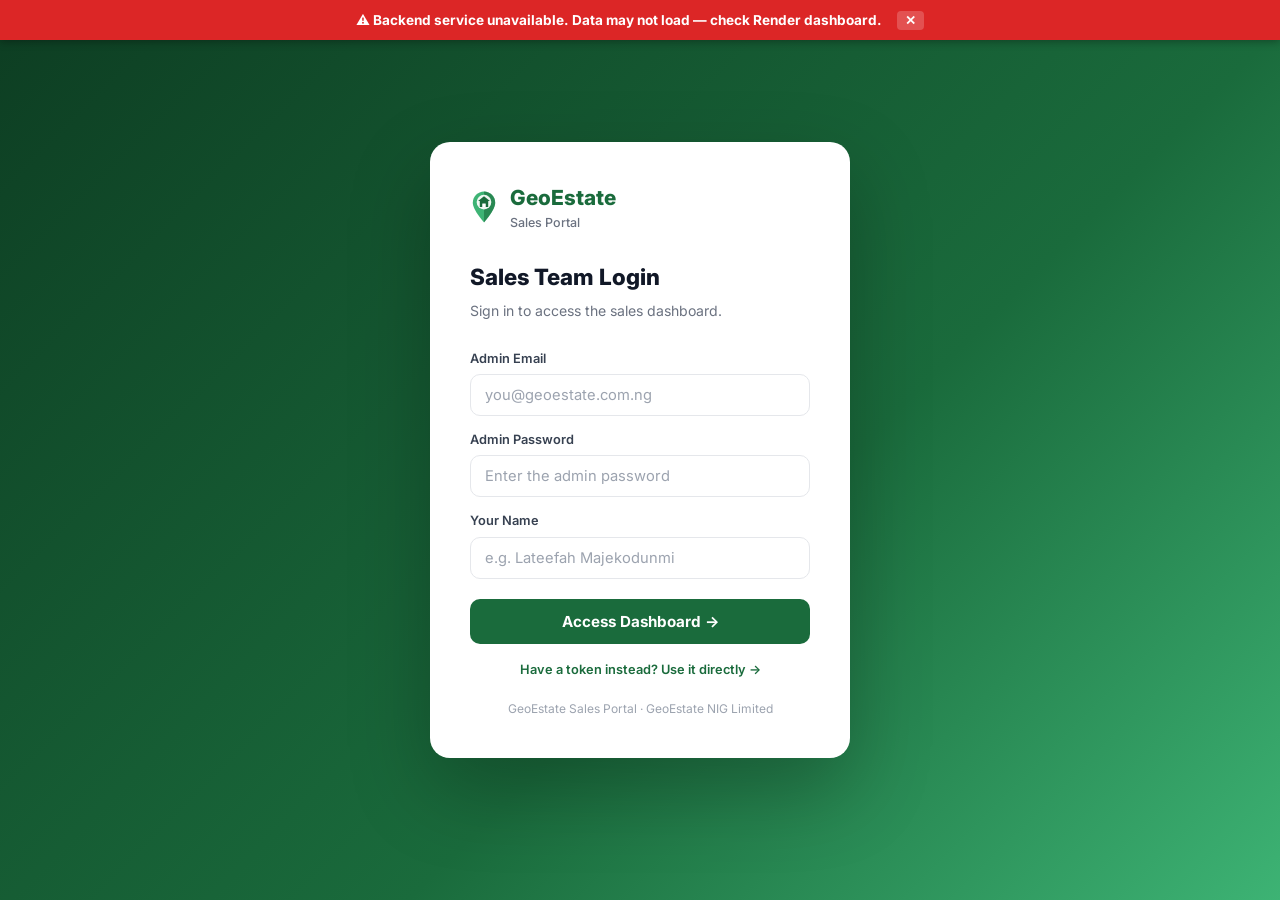
<file: sales.html>
<!DOCTYPE html>
<html lang="en">
<head>
  <meta charset="UTF-8">
  <meta name="viewport" content="width=device-width, initial-scale=1.0">
  <title>GeoEstate — Sales Portal</title>
  <link rel="preconnect" href="https://fonts.googleapis.com">
  <link href="https://fonts.googleapis.com/css2?family=Inter:wght@400;500;600;700;800;900&display=swap" rel="stylesheet">
  <link rel="stylesheet" href="admin-styles.css">
  <style>
    :root {
      --geo-green-50:  #f0faf4;
      --geo-green-100: #d9f2e3;
      --geo-green-200: #a8dfc0;
      --geo-green-300: #6ec99a;
      --geo-green-400: #3db374;
      --geo-green-500: #1a9c55;
      --geo-green-600: #1a6b3c;
      --geo-green-700: #145430;
      --geo-green-800: #0d3d22;
      --sp-brand: var(--geo-green-600);
      --sp-brand-light: var(--geo-green-50);
    }
    html.dark {
      --geo-green-50:  #071f12;
      --geo-green-100: #0d3d22;
      --geo-green-600: #6ec99a;
      --sp-brand: #6ec99a;
      --sp-brand-light: #071f12;
    }

    * { box-sizing: border-box; margin: 0; padding: 0; }
    body { font-family: var(--font-sans, 'Inter', sans-serif); background: var(--surface-base, #f5f5f5); color: var(--text-primary, #080808); min-height: 100vh; }

    /* ── Login Screen ── */
    #login-screen {
      min-height: 100vh;
      display: flex;
      align-items: center;
      justify-content: center;
      background: linear-gradient(135deg, #0d3d22 0%, #1a6b3c 60%, #3db374 100%);
      padding: 20px;
    }
    #login-screen.hidden { display: none; }
    .login-card {
      background: white;
      border-radius: 20px;
      padding: 40px;
      width: 100%;
      max-width: 420px;
      box-shadow: 0 32px 80px rgba(0,0,0,0.25);
    }
    .login-logo { display: flex; align-items: center; gap: 12px; margin-bottom: 28px; }
    .login-logo-icon { width: 44px; height: 44px; background: #1a6b3c; border-radius: 12px; display: flex; align-items: center; justify-content: center; color: white; font-size: 1.4rem; }
    .login-logo-text { font-size: 1.3rem; font-weight: 800; color: #1a6b3c; }
    .login-logo-sub { font-size: 0.78rem; color: #6b7280; font-weight: 500; }
    .login-title { font-size: 1.4rem; font-weight: 800; color: #111827; margin-bottom: 6px; }
    .login-subtitle { font-size: 0.88rem; color: #6b7280; margin-bottom: 28px; }
    .login-input { width: 100%; padding: 11px 14px; border: 1.5px solid #e5e7eb; border-radius: 10px; font-size: 0.92rem; font-family: inherit; outline: none; transition: border-color .15s; background: #ffffff; color: #111827; }
    .login-input::placeholder { color: #9ca3af; }
    .login-input:focus { border-color: #1a6b3c; }
    .login-label { display: block; font-size: 0.8rem; font-weight: 600; color: #374151; margin-bottom: 6px; }
    .login-btn { width: 100%; padding: 13px; background: #1a6b3c; color: white; border: none; border-radius: 10px; font-weight: 700; font-size: 0.95rem; cursor: pointer; font-family: inherit; margin-top: 20px; transition: background .15s; }
    .login-btn:hover { background: #145430; }
    .login-err { display: none; color: #ef4444; font-size: .82rem; margin-top: 10px; }

    /* ── App Shell ── */
    #app { display: none; flex-direction: column; min-height: 100vh; }
    #app.visible { display: flex; }

    /* ── Top Bar ── */
    .sp-topbar {
      position: fixed; top: 0; left: 0; right: 0; height: 60px;
      background: #0d3d22;
      display: flex; align-items: center; justify-content: space-between;
      padding: 0 24px; z-index: 100;
      box-shadow: 0 2px 12px rgba(0,0,0,0.2);
    }
    .sp-topbar-left { display: flex; align-items: center; gap: 14px; }
    .sp-topbar-logo { font-size: 1.1rem; font-weight: 800; color: white; display: flex; align-items: center; gap: 8px; }
    .sp-topbar-badge { background: #1a9c55; color: white; font-size: .65rem; font-weight: 700; padding: 2px 8px; border-radius: 999px; letter-spacing: .05em; }
    .sp-topbar-right { display: flex; align-items: center; gap: 12px; }
    .sp-user-pill { background: rgba(255,255,255,.1); border-radius: 999px; padding: 5px 12px 5px 6px; display: flex; align-items: center; gap: 8px; color: white; font-size: .82rem; font-weight: 600; }
    .sp-user-avatar { width: 26px; height: 26px; background: #3db374; border-radius: 50%; display: flex; align-items: center; justify-content: center; font-size: .7rem; font-weight: 800; color: white; }
    .sp-logout { background: none; border: 1px solid rgba(255,255,255,.3); color: rgba(255,255,255,.7); padding: 5px 12px; border-radius: 6px; cursor: pointer; font-size: .78rem; font-family: inherit; transition: .15s; }
    .sp-logout:hover { background: rgba(255,255,255,.1); color: white; }

    /* ── Sidebar ── */
    .sp-layout { display: flex; padding-top: 60px; min-height: 100vh; }
    .sp-sidebar {
      width: 220px; flex-shrink: 0;
      background: var(--surface-primary, #fff);
      border-right: 1px solid var(--border-default, rgba(0,0,0,.08));
      padding: 20px 12px;
      position: fixed; top: 60px; bottom: 0; left: 0;
      overflow-y: auto;
    }
    .sp-nav-section { font-size: .7rem; font-weight: 700; color: var(--text-muted, #808080); text-transform: uppercase; letter-spacing: .08em; padding: 12px 8px 6px; }
    .sp-nav-item {
      display: flex; align-items: center; gap: 10px;
      padding: 9px 12px; border-radius: 8px;
      font-size: .88rem; font-weight: 500; cursor: pointer;
      color: var(--text-secondary, #3d3d3d);
      transition: background .12s, color .12s;
      margin-bottom: 2px;
      user-select: none;
    }
    .sp-nav-item:hover { background: var(--surface-secondary, #f5f5f5); }
    .sp-nav-item.active { background: var(--geo-green-50, #f0faf4); color: var(--geo-green-600, #1a6b3c); font-weight: 700; }
    .sp-nav-icon { font-size: 1rem; width: 20px; text-align: center; flex-shrink: 0; }
    .sp-nav-badge { margin-left: auto; background: #ef4444; color: white; border-radius: 999px; font-size: .65rem; font-weight: 700; min-width: 18px; height: 18px; display: flex; align-items: center; justify-content: center; padding: 0 5px; }

    /* ── Main Content ── */
    .sp-main { margin-left: 220px; padding: 28px; flex: 1; min-width: 0; }

    /* ── Cards ── */
    .sp-card { background: var(--surface-primary, #fff); border-radius: 14px; border: 1px solid var(--border-default, rgba(0,0,0,.08)); padding: 20px; box-shadow: 0 1px 4px rgba(0,0,0,.04); }
    .sp-card + .sp-card { margin-top: 16px; }
    .sp-card-header { display: flex; align-items: center; justify-content: space-between; margin-bottom: 16px; }
    .sp-card-title { font-size: .95rem; font-weight: 700; }
    .sp-card-subtitle { font-size: .78rem; color: var(--text-muted, #808080); margin-top: 2px; }

    /* ── Stat strip ── */
    .sp-stats { display: grid; grid-template-columns: repeat(4, 1fr); gap: 14px; margin-bottom: 24px; }
    @media (max-width: 900px) { .sp-stats { grid-template-columns: repeat(2,1fr); } }
    .sp-stat { background: var(--surface-primary, #fff); border-radius: 14px; padding: 18px 20px; border: 1px solid var(--border-default, rgba(0,0,0,.08)); }
    .sp-stat-val { font-size: 1.8rem; font-weight: 900; line-height: 1; }
    .sp-stat-label { font-size: .78rem; color: var(--text-muted, #808080); margin-top: 4px; }
    .sp-stat-trend { font-size: .75rem; font-weight: 600; margin-top: 8px; }
    .sp-stat-trend.up { color: #16a34a; }
    .sp-stat-trend.amber { color: #d97706; }

    /* ── Table ── */
    .sp-table { width: 100%; border-collapse: collapse; font-size: .85rem; }
    .sp-table th { text-align: left; font-size: .72rem; font-weight: 700; color: var(--text-muted, #808080); text-transform: uppercase; letter-spacing: .06em; padding: 10px 12px; border-bottom: 1px solid var(--border-default, rgba(0,0,0,.08)); }
    .sp-table td { padding: 11px 12px; border-bottom: 1px solid var(--border-subtle, rgba(0,0,0,.04)); vertical-align: middle; }
    .sp-table tr:last-child td { border-bottom: none; }
    .sp-table tr:hover td { background: var(--surface-secondary, #f5f5f5); }
    .sp-table .clickable-row { cursor: pointer; }

    /* ── Badges ── */
    .badge { display: inline-flex; align-items: center; padding: 2px 8px; border-radius: 999px; font-size: .7rem; font-weight: 700; }
    .badge-new      { background: #eff6ff; color: #1e40af; }
    .badge-contacted{ background: #fefce8; color: #92400e; }
    .badge-closed   { background: #f0fdf4; color: #166534; }
    .badge-pending  { background: #fff7ed; color: #9a3412; }
    .badge-confirmed    { background: #f0fdf4; color: #166534; }
    .badge-released     { background: #f0fdf4; color: #166534; }
    .badge-closed       { background: #f0fdf4; color: #166534; }
    .badge-payment_received { background: #fefce8; color: #854d0e; }
    .badge-payment_queue    { background: #eff6ff; color: #1e40af; }
    .badge-won          { background: #d1fae5; color: #065f46; }
    .badge-escrow   { background: #eff6ff; color: #1e40af; }
    .badge-active   { background: #f0fdf4; color: #166534; }
    .badge-live     { background: #d1fae5; color: #065f46; }
    .badge-draft    { background: #f3f4f6; color: #374151; }
    .badge-pending  { background: #fff7ed; color: #9a3412; }

    /* ── Pipeline (Kanban) ── */
    .sp-pipeline { display: grid; grid-template-columns: repeat(3, 1fr); gap: 14px; }
    @media (max-width: 860px) { .sp-pipeline { grid-template-columns: 1fr; } }
    .pipeline-col { background: var(--surface-secondary, #f5f5f5); border-radius: 12px; padding: 14px; min-height: 200px; }
    .pipeline-col-title { font-size: .78rem; font-weight: 700; text-transform: uppercase; letter-spacing: .06em; color: var(--text-muted, #808080); margin-bottom: 10px; }
    .pipeline-card {
      background: var(--surface-primary, #fff);
      border-radius: 10px;
      padding: 12px;
      margin-bottom: 8px;
      box-shadow: 0 1px 3px rgba(0,0,0,.05);
      cursor: pointer;
      transition: transform .12s;
    }
    .pipeline-card:hover { transform: translateY(-1px); box-shadow: 0 4px 10px rgba(0,0,0,.08); }
    .pipeline-card-title { font-weight: 700; font-size: .85rem; margin-bottom: 3px; }
    .pipeline-card-prop { font-size: .75rem; color: var(--text-muted, #808080); margin-bottom: 6px; }
    .pipeline-card-footer { display: flex; justify-content: space-between; align-items: center; }

    /* ── Property grid ── */
    .sp-prop-grid { display: grid; grid-template-columns: repeat(auto-fill, minmax(280px, 1fr)); gap: 14px; }
    .sp-prop-card { background: var(--surface-primary, #fff); border-radius: 12px; overflow: hidden; border: 1px solid var(--border-default, rgba(0,0,0,.08)); cursor: pointer; transition: transform .12s; }
    .sp-prop-card:hover { transform: translateY(-2px); box-shadow: 0 6px 20px rgba(0,0,0,.08); }
    .sp-prop-img { height: 150px; overflow: hidden; background: #d9f2e3; position: relative; }
    .sp-prop-img img { width: 100%; height: 100%; object-fit: cover; }
    .sp-prop-body { padding: 14px; }
    .sp-prop-price { font-weight: 800; font-size: 1rem; color: #1a6b3c; margin-bottom: 3px; }
    .sp-prop-title { font-weight: 700; font-size: .88rem; margin-bottom: 4px; }
    .sp-prop-loc { font-size: .75rem; color: var(--text-muted, #808080); margin-bottom: 10px; }
    .sp-prop-footer { display: flex; justify-content: space-between; align-items: center; }

    /* ── Modal ── */
    .sp-modal-overlay { display: none; position: fixed; inset: 0; background: rgba(0,0,0,.5); z-index: 500; align-items: center; justify-content: center; padding: 20px; }
    .sp-modal-overlay.open { display: flex; }
    .sp-modal { background: var(--surface-primary, #fff); border-radius: 16px; width: 100%; max-width: 520px; max-height: 88vh; overflow-y: auto; box-shadow: 0 24px 64px rgba(0,0,0,.25); }
    .sp-modal-head { padding: 18px 22px; border-bottom: 1px solid var(--border-default, rgba(0,0,0,.08)); display: flex; align-items: center; justify-content: space-between; position: sticky; top: 0; background: var(--surface-primary, #fff); border-radius: 16px 16px 0 0; z-index: 1; }
    .sp-modal-title { font-weight: 800; font-size: .95rem; }
    .sp-modal-close { background: none; border: none; font-size: 1.1rem; cursor: pointer; color: var(--text-muted, #808080); }
    .sp-modal-body { padding: 22px; }
    .sp-modal-row { margin-bottom: 14px; }
    .sp-modal-label { font-size: .78rem; font-weight: 600; color: var(--text-muted, #808080); margin-bottom: 4px; }
    .sp-modal-val { font-size: .88rem; font-weight: 500; }
    .sp-modal-textarea { width: 100%; padding: 9px 12px; border: 1.5px solid var(--border-default, rgba(0,0,0,.08)); border-radius: 8px; font-size: .88rem; font-family: inherit; resize: vertical; outline: none; min-height: 80px; background: var(--surface-primary, #fff); color: var(--text-primary, #080808); }
    .sp-modal-textarea:focus { border-color: #1a6b3c; }
    .sp-modal-select { width: 100%; padding: 9px 12px; border: 1.5px solid var(--border-default, rgba(0,0,0,.08)); border-radius: 8px; font-size: .88rem; font-family: inherit; outline: none; background: var(--surface-primary, #fff); color: var(--text-primary, #080808); }
    .sp-modal-select:focus { border-color: #1a6b3c; }
    .sp-modal-footer { padding: 14px 22px; border-top: 1px solid var(--border-default, rgba(0,0,0,.08)); display: flex; gap: 8px; justify-content: flex-end; }

    /* ── Buttons ── */
    .sp-btn { padding: 8px 16px; border-radius: 8px; font-size: .85rem; font-weight: 600; cursor: pointer; border: none; font-family: inherit; transition: background .12s, opacity .12s; }
    .sp-btn-primary { background: #1a6b3c; color: white; }
    .sp-btn-primary:hover { background: #145430; }
    .sp-btn-secondary { background: var(--surface-secondary, #f5f5f5); color: var(--text-primary, #080808); }
    .sp-btn-secondary:hover { background: var(--surface-elevated, #f5f5f5); }
    .sp-btn-sm { padding: 5px 11px; font-size: .78rem; }
    .sp-btn-outline { background: none; border: 1.5px solid var(--border-default, rgba(0,0,0,.08)); color: var(--text-secondary, #3d3d3d); }
    .sp-btn-outline:hover { background: var(--surface-secondary, #f5f5f5); }

    /* ── Misc ── */
    .sp-divider { height: 1px; background: var(--border-default, rgba(0,0,0,.08)); margin: 16px 0; }
    .sp-empty { text-align: center; padding: 60px 20px; color: var(--text-muted, #808080); }
    .sp-empty-icon { font-size: 2.5rem; margin-bottom: 12px; }
    .sp-empty-text { font-size: .9rem; font-weight: 700; margin-bottom: 6px; }
    .sp-empty-sub { font-size: .82rem; }
    .sp-search { padding: 8px 12px; border: 1.5px solid var(--border-default, rgba(0,0,0,.08)); border-radius: 8px; font-size: .85rem; font-family: inherit; outline: none; background: var(--surface-primary, #fff); color: var(--text-primary, #080808); min-width: 220px; }
    .sp-search:focus { border-color: #1a6b3c; }
    .sp-filter-row { display: flex; gap: 10px; flex-wrap: wrap; align-items: center; margin-bottom: 16px; }
    .sp-tab { padding: 6px 14px; border-radius: 999px; font-size: .8rem; font-weight: 600; cursor: pointer; border: 1.5px solid transparent; background: var(--surface-secondary, #f5f5f5); color: var(--text-secondary, #3d3d3d); transition: .12s; }
    .sp-tab.active { background: #1a6b3c; color: white; }
    .loading-spinner { display: inline-block; width: 18px; height: 18px; border: 2px solid rgba(0,0,0,.12); border-top-color: #1a6b3c; border-radius: 50%; animation: spin .7s linear infinite; }
    @keyframes spin { to { transform: rotate(360deg); } }
    .sp-toast { position: fixed; bottom: 24px; right: 24px; background: #0d3d22; color: white; padding: 12px 20px; border-radius: 10px; font-size: .88rem; font-weight: 600; z-index: 9999; display: none; box-shadow: 0 8px 24px rgba(0,0,0,.2); }
    .sp-toast.show { display: block; animation: fadeIn .2s ease; }
    @keyframes fadeIn { from { opacity: 0; transform: translateY(6px); } to { opacity: 1; transform: translateY(0); } }

    /* ── Page sections ── */
    .sp-page { display: none; }
    .sp-page.active { display: block; }
    .sp-page-title { font-size: 1.3rem; font-weight: 800; margin-bottom: 4px; }
    .sp-page-sub { font-size: .85rem; color: var(--text-muted, #808080); margin-bottom: 22px; }

    /* ── Responsive ── */
    @media (max-width: 720px) {
      .sp-sidebar { display: none !important; }
      .sp-main { margin-left: 0; padding: 16px; }
      .sp-stats { grid-template-columns: repeat(2,1fr); }
      .sp-mob-burger { display: flex !important; }
    }
    @media (max-width: 480px) {
      .sp-stats { grid-template-columns: 1fr 1fr; }
      .sp-pipeline { grid-template-columns: 1fr; }
      .sp-topbar { padding: 0 12px; }
    }
  </style>
</head>
<body>

<div id="api-down-banner" style="display:none;position:fixed;top:0;left:0;right:0;z-index:9999;background:#dc2626;color:white;text-align:center;padding:10px 16px;font-size:.85rem;font-weight:700;box-shadow:0 2px 8px rgba(0,0,0,.3)">
  ⚠️ Backend service unavailable. Data may not load — check Render dashboard.
  <button onclick="document.getElementById('api-down-banner').style.display='none'" style="margin-left:12px;background:rgba(255,255,255,.2);border:none;color:white;border-radius:4px;padding:2px 8px;cursor:pointer;font-weight:700">✕</button>
</div>
<script>
(function(){
  var API = 'https://api.geoestate.com.ng';
  fetch(API + '/').then(r=>r.text()).then(t=>{
    if(t.indexOf('suspended')!==-1||t.indexOf('Suspended')!==-1)
      document.getElementById('api-down-banner').style.display='block';
  }).catch(()=>{ document.getElementById('api-down-banner').style.display='block'; });
})();
</script>


<!-- ── Login Screen ─────────────────────────────── -->
<div id="login-screen">
  <div class="login-card">
    <div class="login-logo">
      <div class="login-logo-icon" style="background:none;padding:0;width:auto;height:auto"><svg xmlns="http://www.w3.org/2000/svg" viewBox="0 0 40 48" width="28" height="34" style="flex-shrink:0;display:block" aria-hidden="true">
  <path d="M20 2C11.163 2 4 9.163 4 18c0 10.5 16 28 16 28S36 28.5 36 18C36 9.163 28.837 2 20 2z" fill="#3db374"/>
  <path d="M20 2C28.837 2 36 9.163 36 18c0 10.5-16 28-16 28V2z" fill="#1a6b3c" opacity="0.6"/>
  <circle cx="20" cy="17" r="10.5" fill="white" opacity="0.92"/>
  <polygon points="20,8.5 11.5,15.5 28.5,15.5" fill="#1a6b3c"/>
  <rect x="14" y="15.5" width="12" height="8.5" rx="0.5" fill="#1a6b3c"/>
  <rect x="17.5" y="19" width="5" height="5" rx="0.5" fill="white"/>
</svg></div>
      <div>
        <div class="login-logo-text">GeoEstate</div>
        <div class="login-logo-sub">Sales Portal</div>
      </div>
    </div>
    <div class="login-title">Sales Team Login</div>
    <div class="login-subtitle">Sign in to access the sales dashboard.</div>

    <div id="login-mode-creds">
      <div style="margin-bottom:14px">
        <label class="login-label" for="login-email">Admin Email</label>
        <input class="login-input" type="email" id="login-email" placeholder="you@geoestate.com.ng" autocomplete="username">
      </div>
      <div style="margin-bottom:14px">
        <label class="login-label" for="login-password">Admin Password</label>
        <input class="login-input" type="password" id="login-password" placeholder="Enter the admin password" autocomplete="current-password">
      </div>
      <div style="margin-bottom:0">
        <label class="login-label" for="login-name">Your Name</label>
        <input class="login-input" type="text" id="login-name" placeholder="e.g. Lateefah Majekodunmi">
      </div>
      <button class="login-btn" onclick="doLoginWithCredentials()">Access Dashboard →</button>
      <div style="margin-top:12px;text-align:center"><a href="#" onclick="toggleLoginMode(event)" style="font-size:.8rem;color:#1a6b3c;font-weight:600">Have a token instead? Use it directly →</a></div>
    </div>

    <div id="login-mode-token" style="display:none">
      <div style="margin-bottom:14px">
        <label class="login-label" for="login-token">Admin Token</label>
        <input class="login-input" type="password" id="login-token" placeholder="Enter your admin token" autocomplete="current-password">
      </div>
      <div style="margin-bottom:0">
        <label class="login-label" for="login-name-2">Your Name</label>
        <input class="login-input" type="text" id="login-name-2" placeholder="e.g. Lateefah Majekodunmi">
      </div>
      <button class="login-btn" onclick="doLogin()">Access Dashboard →</button>
      <div style="margin-top:12px;text-align:center"><a href="#" onclick="toggleLoginMode(event)" style="font-size:.8rem;color:#1a6b3c;font-weight:600">← Use email & password instead</a></div>
    </div>

    <div class="login-err" id="login-err">Invalid token. Please check with your admin.</div>
    <div style="margin-top:20px;font-size:.75rem;color:#9ca3af;text-align:center">GeoEstate Sales Portal · GeoEstate NIG Limited</div>
  </div>
</div>

<!-- ── App Shell ─────────────────────────────────── -->
<div id="app">
  <!-- Top Bar -->
  <div class="sp-topbar">
    <div class="sp-topbar-left">
      <button class="sp-mob-burger" id="sp-mob-burger" onclick="spToggleDrawer()" aria-label="Menu" style="display:none;flex-direction:column;justify-content:center;gap:5px;width:36px;height:36px;background:none;border:none;cursor:pointer;padding:4px;border-radius:8px;margin-right:8px">
        <span style="display:block;width:22px;height:2px;background:#fff;border-radius:2px;transition:all .25s ease"></span>
        <span style="display:block;width:22px;height:2px;background:#fff;border-radius:2px;transition:all .25s ease"></span>
        <span style="display:block;width:22px;height:2px;background:#fff;border-radius:2px;transition:all .25s ease"></span>
      </button>
      <div class="sp-topbar-logo">
        <svg xmlns="http://www.w3.org/2000/svg" viewBox="0 0 40 48" width="28" height="34" style="flex-shrink:0;display:block" aria-hidden="true">
  <path d="M20 2C11.163 2 4 9.163 4 18c0 10.5 16 28 16 28S36 28.5 36 18C36 9.163 28.837 2 20 2z" fill="#3db374"/>
  <path d="M20 2C28.837 2 36 9.163 36 18c0 10.5-16 28-16 28V2z" fill="#1a6b3c" opacity="0.6"/>
  <circle cx="20" cy="17" r="10.5" fill="white" opacity="0.92"/>
  <polygon points="20,8.5 11.5,15.5 28.5,15.5" fill="#1a6b3c"/>
  <rect x="14" y="15.5" width="12" height="8.5" rx="0.5" fill="#1a6b3c"/>
  <rect x="17.5" y="19" width="5" height="5" rx="0.5" fill="white"/>
</svg>
        GeoEstate
        <span class="sp-topbar-badge">SALES</span>
      </div>
    </div>
    <div class="sp-topbar-right">
      <div class="sp-user-pill">
        <div class="sp-user-avatar" id="user-initials">S</div>
        <span id="user-name-display">Sales Rep</span>
      </div>
      <button class="sp-logout" onclick="doLogout()">Sign Out</button>
    </div>
  </div>

  <!-- Layout -->
  <div class="sp-layout">
    <!-- Sidebar -->
    <div class="sp-sidebar">
      <div class="sp-nav-section">Overview</div>
      <div class="sp-nav-item active" onclick="navTo('dashboard', this)">
        <span class="sp-nav-icon">🏠</span> Dashboard
      </div>

      <div class="sp-nav-section">Work</div>
      <div class="sp-nav-item" onclick="navTo('enquiries', this)">
        <span class="sp-nav-icon">📬</span> Enquiries
        <span class="sp-nav-badge" id="badge-enq" style="display:none">0</span>
      </div>
      <div class="sp-nav-item" onclick="navTo('pipeline', this)">
        <span class="sp-nav-icon">🎯</span> Pipeline
      </div>
      <div class="sp-nav-item" onclick="navTo('transactions', this)">
        <span class="sp-nav-icon">💳</span> Transactions
        <span class="sp-nav-badge" id="badge-payqueue" style="display:none">0</span>
      </div>

      <div class="sp-nav-section">Listings</div>
      <div class="sp-nav-item" onclick="navTo('properties', this)">
        <span class="sp-nav-icon">🏢</span> Live Properties
      </div>
    </div>

    <!-- Main Content -->
    <div class="sp-main">

      <!-- ── Dashboard ── -->
      <div class="sp-page active" id="page-dashboard">
        <div class="sp-page-title">Good day 👋</div>
        <div class="sp-page-sub" id="dash-date">Loading...</div>

        <div class="sp-stats" id="stats-strip">
          <div class="sp-stat">
            <div class="sp-stat-val" id="stat-enquiries">—</div>
            <div class="sp-stat-label">Total Enquiries</div>
            <div class="sp-stat-trend up" id="stat-new-enq">⏳ Loading...</div>
          </div>
          <div class="sp-stat">
            <div class="sp-stat-val" id="stat-properties">—</div>
            <div class="sp-stat-label">Live Properties</div>
            <div class="sp-stat-trend up">Available to sell</div>
          </div>
          <div class="sp-stat">
            <div class="sp-stat-val" id="stat-transactions">—</div>
            <div class="sp-stat-label">Transactions</div>
            <div class="sp-stat-trend amber">In progress / closed</div>
          </div>
          <div class="sp-stat">
            <div class="sp-stat-val" id="stat-pending-pay">—</div>
            <div class="sp-stat-label">Pending Payments</div>
            <div class="sp-stat-trend amber" id="stat-pay-label">Awaiting confirmation</div>
          </div>
        </div>

        <div style="display:grid;grid-template-columns:1fr 1fr;gap:16px;">
          <!-- Recent Enquiries -->
          <div class="sp-card">
            <div class="sp-card-header">
              <div>
                <div class="sp-card-title">Recent Enquiries</div>
                <div class="sp-card-subtitle">Latest inbound interest</div>
              </div>
              <button class="sp-btn sp-btn-secondary sp-btn-sm" onclick="navTo('enquiries',null)">View all →</button>
            </div>
            <div id="dash-enq-list"><div class="sp-empty"><div class="loading-spinner"></div></div></div>
          </div>

          <!-- Recent Transactions -->
          <div class="sp-card">
            <div class="sp-card-header">
              <div>
                <div class="sp-card-title">Recent Transactions</div>
                <div class="sp-card-subtitle">Payments & deals</div>
              </div>
              <button class="sp-btn sp-btn-secondary sp-btn-sm" onclick="navTo('transactions',null)">View all →</button>
            </div>
            <div id="dash-txn-list"><div class="sp-empty"><div class="loading-spinner"></div></div></div>
          </div>
        </div>
      </div>

      <!-- ── Enquiries ── -->
      <div class="sp-page" id="page-enquiries">
        <div class="sp-page-title">📬 Enquiries</div>
        <div class="sp-page-sub">All inbound property interest from the website</div>
        <div class="sp-filter-row">
          <input class="sp-search" type="text" id="enq-search" placeholder="Search by name, email or property…" oninput="filterEnquiries()">
          <button class="sp-tab active" onclick="setEnqTab('all',this)">All</button>
          <button class="sp-tab" onclick="setEnqTab('new',this)">New</button>
          <button class="sp-tab" onclick="setEnqTab('contacted',this)">Contacted</button>
          <button class="sp-tab" onclick="setEnqTab('closed',this)">Closed</button>
          <button class="sp-btn sp-btn-secondary sp-btn-sm" onclick="loadEnquiries()" title="Refresh">⟳ Refresh</button>
        </div>
        <div class="sp-card" style="padding:0;overflow:hidden">
          <table class="sp-table" id="enq-table">
            <thead>
              <tr>
                <th>Date</th>
                <th>Contact</th>
                <th>Property</th>
                <th>Status</th>
                <th>Actions</th>
              </tr>
            </thead>
            <tbody id="enq-tbody">
              <tr><td colspan="5" style="text-align:center;padding:40px"><div class="loading-spinner"></div></td></tr>
            </tbody>
          </table>
        </div>
      </div>

      <!-- ── Pipeline ── -->
      <div class="sp-page" id="page-pipeline">
        <div class="sp-page-title">🎯 Lead Pipeline</div>
        <div class="sp-page-sub">Drag-free kanban view of your active leads by stage</div>
        <div class="sp-pipeline">
          <div class="pipeline-col">
            <div class="pipeline-col-title">🔵 New Enquiries</div>
            <div id="pipe-new"></div>
          </div>
          <div class="pipeline-col">
            <div class="pipeline-col-title">🟡 Contacted</div>
            <div id="pipe-contacted"></div>
          </div>
          <div class="pipeline-col">
            <div class="pipeline-col-title">✅ Closed / Won</div>
            <div id="pipe-closed"></div>
          </div>
        </div>
      </div>

      <!-- ── Transactions ── -->
      <div class="sp-page" id="page-transactions">
        <div class="sp-page-title">💳 Transactions</div>
        <div class="sp-page-sub">Payments and deals submitted through the platform</div>
        <div class="sp-filter-row">
          <input class="sp-search" type="text" id="txn-search" placeholder="Search by ref, buyer or property…" oninput="filterTransactions()">
          <button class="sp-tab active" id="txntab-queue" onclick="setTxnTab('queue',this)">🕐 Payment Queue</button>
          <button class="sp-tab" id="txntab-confirmed" onclick="setTxnTab('confirmed',this)">✅ Confirmed</button>
          <button class="sp-btn sp-btn-secondary sp-btn-sm" onclick="loadTransactions()" title="Refresh">⟳ Refresh</button>
        </div>

        <!-- Payment Queue panel -->
        <div id="txn-panel-queue">
          <div style="background:#fffbeb;border:1px solid #fde68a;border-radius:10px;padding:12px 16px;margin-bottom:14px;font-size:.84rem;color:#92400e">
            ⏳ <strong>Payment Queue</strong> — These clients have notified a bank transfer. Verify the transfer in your bank app, then click <strong>Confirm Payment</strong> to close the deal.
          </div>
          <div class="sp-card" style="padding:0;overflow:hidden">
            <table class="sp-table" id="queue-table">
              <thead>
                <tr>
                  <th>Date</th>
                  <th>Ref</th>
                  <th>Property</th>
                  <th>Buyer</th>
                  <th>Amount</th>
                  <th>Action</th>
                </tr>
              </thead>
              <tbody id="queue-tbody">
                <tr><td colspan="6" style="text-align:center;padding:40px"><div class="loading-spinner"></div></td></tr>
              </tbody>
            </table>
          </div>
        </div>

        <!-- Confirmed transactions panel -->
        <div id="txn-panel-confirmed" style="display:none">
          <div class="sp-card" style="padding:0;overflow:hidden">
            <table class="sp-table" id="txn-table">
              <thead>
                <tr>
                  <th>Date</th>
                  <th>Ref</th>
                  <th>Property</th>
                  <th>Buyer</th>
                  <th>Amount</th>
                  <th>Agreement</th>
                  <th>Status</th>
                </tr>
              </thead>
              <tbody id="txn-tbody">
                <tr><td colspan="7" style="text-align:center;padding:40px"><div class="loading-spinner"></div></td></tr>
              </tbody>
            </table>
          </div>
        </div>
      </div>

      <!-- ── Properties ── -->
      <div class="sp-page" id="page-properties">
        <div class="sp-page-title">🏢 Live Properties</div>
        <div class="sp-page-sub">All currently available listings — click to view details & enquire</div>
        <div class="sp-filter-row">
          <input class="sp-search" type="text" id="prop-search" placeholder="Search properties…" oninput="filterProperties()">
          <button class="sp-tab active" onclick="setPropTab('all',this)">All</button>
          <button class="sp-tab" onclick="setPropTab('rent',this)">Rent</button>
          <button class="sp-tab" onclick="setPropTab('buy',this)">Buy</button>
          <button class="sp-tab" onclick="setPropTab('lease',this)">Lease</button>
        </div>
        <div class="sp-prop-grid" id="prop-grid-sales"></div>
      </div>

    </div><!-- /sp-main -->
  </div><!-- /sp-layout -->
</div><!-- /app -->

<!-- ── Enquiry Detail Modal ── -->
<div class="sp-modal-overlay" id="enq-modal">
  <div class="sp-modal">
    <div class="sp-modal-head">
      <div class="sp-modal-title" id="enq-modal-name">Enquiry Detail</div>
      <button class="sp-modal-close" onclick="closeModal('enq-modal')">✕</button>
    </div>
    <div class="sp-modal-body">
      <div style="display:grid;grid-template-columns:1fr 1fr;gap:12px;margin-bottom:16px">
        <div class="sp-modal-row">
          <div class="sp-modal-label">Name</div>
          <div class="sp-modal-val" id="em-name">—</div>
        </div>
        <div class="sp-modal-row">
          <div class="sp-modal-label">Email</div>
          <div class="sp-modal-val" id="em-email">—</div>
        </div>
        <div class="sp-modal-row">
          <div class="sp-modal-label">Phone</div>
          <div class="sp-modal-val" id="em-phone">—</div>
        </div>
        <div class="sp-modal-row">
          <div class="sp-modal-label">Date</div>
          <div class="sp-modal-val" id="em-date">—</div>
        </div>
      </div>
      <div class="sp-modal-row">
        <div class="sp-modal-label">Property</div>
        <div class="sp-modal-val" id="em-property">—</div>
      </div>
      <div class="sp-modal-row" id="em-msg-row">
        <div class="sp-modal-label">Message</div>
        <div class="sp-modal-val" id="em-message" style="white-space:pre-wrap">—</div>
      </div>
      <div class="sp-divider"></div>
      <div class="sp-modal-row">
        <div class="sp-modal-label">Update Status</div>
        <select class="sp-modal-select" id="em-status">
          <option value="new">🔵 New</option>
          <option value="contacted">🟡 Contacted</option>
          <option value="closed">✅ Closed / Won</option>
          <option value="lost">❌ Lost</option>
        </select>
      </div>
      <div class="sp-modal-row">
        <div class="sp-modal-label">Sales Notes</div>
        <textarea class="sp-modal-textarea" id="em-notes" placeholder="Add notes about this lead…"></textarea>
      </div>
      <input type="hidden" id="em-id">
    </div>
    <div class="sp-modal-footer" style="justify-content:space-between;flex-wrap:wrap;gap:8px">
      <div style="display:flex;gap:8px;flex-wrap:wrap">
        <button class="sp-btn" id="em-call-btn" onclick="callCustomer()" style="background:#1a6b3c;color:#fff;border:none">📞 Call</button>
        <button class="sp-btn" id="em-whatsapp-btn" onclick="whatsappCustomer()" style="background:#25D366;color:#fff;border:none">💬 WhatsApp</button>
        <button class="sp-btn" id="em-email-btn" onclick="emailCustomer()" style="background:#1d4ed8;color:#fff;border:none">✉️ Email</button>
      </div>
      <div style="display:flex;gap:8px">
        <button class="sp-btn sp-btn-outline" onclick="closeModal('enq-modal')">Cancel</button>
        <button class="sp-btn sp-btn-primary" onclick="saveEnquiryStatus()">Save Update</button>
      </div>
    </div>
  </div>
</div>

<!-- ── Property Detail Modal ── -->
<div class="sp-modal-overlay" id="prop-modal">
  <div class="sp-modal" style="max-width:600px">
    <div class="sp-modal-head">
      <div class="sp-modal-title" id="pm-title">Property Details</div>
      <button class="sp-modal-close" onclick="closeModal('prop-modal')">✕</button>
    </div>
    <div class="sp-modal-body" id="pm-body">—</div>
    <div class="sp-modal-footer">
      <button class="sp-btn sp-btn-outline" onclick="closeModal('prop-modal')">Close</button>
      <button class="sp-btn sp-btn-primary" onclick="logEnquiryFromProp()">📬 Log Enquiry</button>
    </div>
  </div>
</div>

<!-- Toast -->
<div class="sp-toast" id="sp-toast"></div>

<script>
  // ── Config ──────────────────────────────────────────────
  const API = 'https://api.geoestate.com.ng';
  let adminToken = '';
  let salesName  = '';

  // In-memory state
  let allEnquiries    = [];
  let allTransactions = [];
  let allProperties   = [];
  let allPayments     = [];
  let enquiryStatuses = {}; // local overrides: id → {status, notes}
  let currentEnqFilter = 'all';
  let currentPropFilter = 'all';
  let currentPropForEnquiry = null;

  // ── Auth ─────────────────────────────────────────────────
  function toggleLoginMode(e) {
    if (e) e.preventDefault();
    const creds = document.getElementById('login-mode-creds');
    const tok   = document.getElementById('login-mode-token');
    const showToken = creds.style.display === 'none';
    creds.style.display = showToken ? 'block' : 'none';
    tok.style.display   = showToken ? 'none' : 'block';
    document.getElementById('login-err').style.display = 'none';
  }

  // Sign in with the admin email/password (already configured server-side as
  // ADMIN_EMAIL / ADMIN_PASSWORD) — the API mints a fresh JWT for us so sales
  // reps never need a manually copy-pasted token.
  function doLoginWithCredentials() {
    const email    = document.getElementById('login-email').value.trim();
    const password = document.getElementById('login-password').value;
    const name     = document.getElementById('login-name').value.trim() || 'Sales Rep';
    if (!email || !password) { showLoginErr('Please enter both email and password.'); return; }
    fetch(API + '/admin/login', {
      method: 'POST',
      headers: { 'Content-Type': 'application/json' },
      body: JSON.stringify({ email, password })
    })
      .then(r => r.json())
      .then(d => {
        if (!d.token) {
          showLoginErr(d.error || 'Invalid email or password.');
          return;
        }
        adminToken = d.token;
        salesName  = name;
        localStorage.setItem('geo_sales_token', d.token);
        localStorage.setItem('geo_sales_name', name);
        initApp();
      })
      .catch(() => showLoginErr('Could not connect to server. Check your connection.'));
  }

  function doLogin() {
    const token = document.getElementById('login-token').value.trim();
    const name  = document.getElementById('login-name-2').value.trim() || 'Sales Rep';
    if (!token) { showLoginErr('Please enter your admin token.'); return; }
    // Verify token against API
    fetch(API + '/admin/registrations?since=0', { headers: { 'Authorization': 'Bearer ' + token } })
      .then(r => r.json())
      .then(d => {
        if (d.error && d.error.toLowerCase().includes('unauthorized')) {
          showLoginErr('Invalid token. Check with your admin.');
        } else {
          adminToken = token;
          salesName  = name;
          localStorage.setItem('geo_sales_token', token);
          localStorage.setItem('geo_sales_name', name);
          initApp();
        }
      })
      .catch(() => {
        // Network issue — allow login with stored token
        if (localStorage.getItem('geo_sales_token') === token) {
          adminToken = token;
          salesName = name;
          initApp();
        } else {
          showLoginErr('Could not connect to server. Check your connection.');
        }
      });
  }

  function showLoginErr(msg) {
    const el = document.getElementById('login-err');
    el.textContent = msg;
    el.style.display = 'block';
  }

  function doLogout() {
    adminToken = ''; salesName = '';
    localStorage.removeItem('geo_sales_token');
    localStorage.removeItem('geo_sales_name');
    document.getElementById('login-screen').classList.remove('hidden');
    document.getElementById('app').classList.remove('visible');
  }

  function initApp() {
    document.getElementById('login-screen').classList.add('hidden');
    document.getElementById('app').classList.add('visible');
    const initials = salesName.split(' ').map(w=>w[0]||'').join('').toUpperCase().slice(0,2) || 'S';
    document.getElementById('user-initials').textContent = initials;
    document.getElementById('user-name-display').textContent = salesName;
    // Set dashboard date
    const now = new Date();
    document.getElementById('dash-date').textContent =
      now.toLocaleDateString('en-NG', { weekday:'long', year:'numeric', month:'long', day:'numeric' });
    loadAll();
  }

  // ── Auto-login from localStorage ──────────────────────
  (function autoLogin() {
    const saved = localStorage.getItem('geo_sales_token');
    const name  = localStorage.getItem('geo_sales_name');
    if (saved) {
      document.getElementById('login-token').value = saved;
      document.getElementById('login-name').value = name || '';
      document.getElementById('login-name-2').value = name || '';
      adminToken = saved;
      salesName  = name || 'Sales Rep';
      initApp();
    }
  })();

  // ── API helpers ──────────────────────────────────────────
  function adminFetch(path) {
    return fetch(API + path, { headers: { 'Authorization': 'Bearer ' + adminToken, 'Content-Type': 'application/json' } }).then(r => r.json());
  }

  // ── Load all data ─────────────────────────────────────────
  function loadAll() {
    Promise.all([
      loadEnquiries(),
      loadTransactions(),
      loadProperties(),
    ]);
  }

  async function loadEnquiries() {
    try {
      const d = await adminFetch('/admin/enquiries');
      allEnquiries = d.enquiries || [];
      renderEnquiries();
      renderPipeline();
      updateDashEnquiries();
      updateBadges();
    } catch(e) {}
  }

  async function loadTransactions() {
    try {
      const [txnData, payData] = await Promise.all([
        adminFetch('/admin/transactions'),
        adminFetch('/admin/payments')
      ]);
      allTransactions = txnData.transactions || [];
      allPayments     = payData.payments     || [];
      renderTransactions();
      updateDashTransactions();
      updateStats();
    } catch(e) {}
  }

  async function loadProperties() {
    try {
      const d = await fetch(API + '/properties').then(r=>r.json());
      allProperties = (d.properties || []).map(p => {
        const lt = p.listing_type || p.type || 'rent';
        let price = p.price || '';
        if (!price) {
          if (lt==='rent' && p.monthly_rent) price = '₦'+Number(p.monthly_rent).toLocaleString()+'/mo';
          else if (lt==='buy' && p.sale_price) price = '₦'+Number(p.sale_price).toLocaleString();
          else if (lt==='lease' && p.lease_price) price = '₦'+Number(p.lease_price).toLocaleString()+' lease';
        }
        return { ...p, listing_type: lt, displayPrice: price||p.price||'—',
          location: p.address||p.lga||p.state||'—' };
      });
      renderProperties();
      updateStats();
    } catch(e) {}
  }

  // ── Stats ─────────────────────────────────────────────────
  function updateStats() {
    document.getElementById('stat-enquiries').textContent   = allEnquiries.length || '0';
    document.getElementById('stat-properties').textContent  = allProperties.length || '0';
    document.getElementById('stat-transactions').textContent = allTransactions.length || '0';
    const pending = allPayments.filter(p => p.status === 'pending_confirmation').length;
    document.getElementById('stat-pending-pay').textContent = pending;
    document.getElementById('stat-pay-label').textContent   = pending > 0 ? `${pending} need confirmation` : 'All confirmed';
    // Update payment queue badge
    const qBadge = document.getElementById('badge-payqueue');
    if (qBadge) { if (pending > 0) { qBadge.textContent = pending; qBadge.style.display = 'flex'; } else { qBadge.style.display = 'none'; } }
    const newEnq = allEnquiries.filter(e => (enquiryStatuses[e.id]?.status || e.status || 'new') === 'new').length;
    document.getElementById('stat-new-enq').textContent     = newEnq > 0 ? `🆕 ${newEnq} new` : '✅ All reviewed';
  }

  function updateBadges() {
    const newCount = allEnquiries.filter(e => (enquiryStatuses[e.id]?.status || e.status || 'new') === 'new').length;
    const badge = document.getElementById('badge-enq');
    if (newCount > 0) { badge.textContent = newCount; badge.style.display = 'flex'; }
    else { badge.style.display = 'none'; }
  }

  // ── Dashboard quick-lists ─────────────────────────────────
  function updateDashEnquiries() {
    const el = document.getElementById('dash-enq-list');
    const recent = [...allEnquiries].slice(0, 5);
    if (!recent.length) { el.innerHTML = '<div class="sp-empty"><div class="sp-empty-text">No enquiries yet</div></div>'; return; }
    el.innerHTML = recent.map(e => {
      const st = enquiryStatuses[e.id]?.status || e.status || 'new';
      return `<div style="display:flex;justify-content:space-between;align-items:center;padding:10px 0;border-bottom:1px solid var(--border-subtle,rgba(0,0,0,.04));cursor:pointer" onclick="openEnquiryModal(${allEnquiries.indexOf(e)})">
        <div>
          <div style="font-weight:700;font-size:.85rem">${e.name}</div>
          <div style="font-size:.75rem;color:var(--text-muted)">${e.property_title||e.property_id||'—'}</div>
        </div>
        <span class="badge badge-${st}">${st}</span>
      </div>`;
    }).join('');
  }

  function updateDashTransactions() {
    const el = document.getElementById('dash-txn-list');
    const combined = [
      ...allPayments.map(p => ({ ref: p.ref, prop: p.prop, buyer: p.buyer, amount: p.amount, status: p.status, date: p.created_at })),
      ...allTransactions.map(t => ({ ref: t.id, prop: t.property, buyer: t.buyer, amount: t.amount, status: t.status, date: t.created_at }))
    ].slice(0, 5);
    if (!combined.length) { el.innerHTML = '<div class="sp-empty"><div class="sp-empty-text">No transactions yet</div></div>'; return; }
    el.innerHTML = combined.map(t => `
      <div style="display:flex;justify-content:space-between;align-items:center;padding:10px 0;border-bottom:1px solid var(--border-subtle,rgba(0,0,0,.04))">
        <div>
          <div style="font-weight:700;font-size:.85rem">${t.ref||'—'}</div>
          <div style="font-size:.75rem;color:var(--text-muted)">${t.prop||t.property||'—'} · ${t.buyer||'—'}</div>
        </div>
        <span class="badge badge-${t.status||'pending'}">${fmtAmount(t.amount)}</span>
      </div>`).join('');
  }

  // ── Enquiries Table ──────────────────────────────────────
  function renderEnquiries(list) {
    list = list || filterEnqList();
    const tbody = document.getElementById('enq-tbody');
    if (!list.length) {
      tbody.innerHTML = '<tr><td colspan="5"><div class="sp-empty"><div class="sp-empty-icon">📭</div><div class="sp-empty-text">No enquiries</div><div class="sp-empty-sub">They will appear here when customers submit interest on the website.</div></div></td></tr>';
      return;
    }
    tbody.innerHTML = list.map((e, i) => {
      const idx = allEnquiries.indexOf(e);
      const st = enquiryStatuses[e.id]?.status || e.status || 'new';
      const date = e.created_at ? new Date(e.created_at).toLocaleDateString('en-NG') : '—';
      return `<tr class="clickable-row" onclick="openEnquiryModal(${idx})">
        <td style="color:var(--text-muted);font-size:.78rem">${date}</td>
        <td>
          <div style="font-weight:700;font-size:.88rem">${e.name}</div>
          <div style="font-size:.75rem;color:var(--text-muted)">${e.email}</div>
          ${e.phone ? `<div style="font-size:.72rem;color:var(--text-muted)">${e.phone}</div>` : ''}
        </td>
        <td style="font-size:.85rem;max-width:200px;overflow:hidden;text-overflow:ellipsis;white-space:nowrap">${e.property_title||e.property_id||'—'}</td>
        <td><span class="badge badge-${st}">${st}</span></td>
        <td>
          <button class="sp-btn sp-btn-outline sp-btn-sm" onclick="event.stopPropagation();openEnquiryModal(${idx})">Open →</button>
        </td>
      </tr>`;
    }).join('');
  }

  function filterEnqList() {
    let list = [...allEnquiries];
    const q = (document.getElementById('enq-search')||{}).value||'';
    if (q) list = list.filter(e => (e.name+e.email+e.phone+e.property_title+e.property_id).toLowerCase().includes(q.toLowerCase()));
    if (currentEnqFilter !== 'all') list = list.filter(e => (enquiryStatuses[e.id]?.status||e.status||'new') === currentEnqFilter);
    return list;
  }
  function filterEnquiries() { renderEnquiries(); }
  function setEnqTab(val, btn) {
    currentEnqFilter = val;
    document.querySelectorAll('#page-enquiries .sp-tab').forEach(t => t.classList.remove('active'));
    if (btn) btn.classList.add('active');
    renderEnquiries();
  }

  // ── Enquiry Modal ─────────────────────────────────────────
  let _currentEnquiry = null;
  function openEnquiryModal(idx) {
    const e = allEnquiries[idx];
    if (!e) return;
    _currentEnquiry = e;
    const st = enquiryStatuses[e.id]?.status || e.status || 'new';
    const notes = enquiryStatuses[e.id]?.notes || '';
    document.getElementById('enq-modal-name').textContent = e.name + ' — Enquiry';
    document.getElementById('em-name').textContent     = e.name;
    document.getElementById('em-email').innerHTML      = `<a href="mailto:${e.email}" style="color:#1a6b3c">${e.email}</a>`;
    document.getElementById('em-phone').innerHTML      = e.phone ? `<a href="tel:${e.phone}" style="color:#1a6b3c">${e.phone}</a>` : '—';
    document.getElementById('em-date').textContent     = e.created_at ? new Date(e.created_at).toLocaleString('en-NG') : '—';
    document.getElementById('em-property').textContent = e.property_title || e.property_id || '—';
    document.getElementById('em-message').textContent  = e.message || '(no message)';
    // Update contact button states
    const callBtn = document.getElementById('em-call-btn');
    const waBtn   = document.getElementById('em-whatsapp-btn');
    if (callBtn) callBtn.style.opacity = e.phone ? '1' : '0.4';
    if (waBtn)   waBtn.style.opacity   = e.phone ? '1' : '0.4';
    document.getElementById('em-status').value         = st;
    document.getElementById('em-notes').value          = notes;
    document.getElementById('em-id').value             = e.id;
    openModal('enq-modal');
  }

  async function saveEnquiryStatus() {
    const id          = document.getElementById('em-id').value;
    const status      = document.getElementById('em-status').value;
    const notes       = document.getElementById('em-notes').value;
    const assigned_to = salesName;
    // Optimistic local update
    enquiryStatuses[id] = { status, notes };
    closeModal('enq-modal');
    renderEnquiries();
    renderPipeline();
    updateStats();
    updateBadges();
    updateDashEnquiries();
    // Persist to DB
    try {
      await fetch(API + '/admin/enquiry/' + encodeURIComponent(id), {
        method: 'PATCH',
        headers: { 'Authorization': 'Bearer ' + adminToken, 'Content-Type': 'application/json' },
        body: JSON.stringify({ status, notes, assigned_to })
      });
      toast('✅ Enquiry saved to database');
    } catch(e) {
      toast('⚠️ Saved locally — sync to DB failed (check connection)');
    }
  }

  // ── Contact Actions ───────────────────────────────────────
  function callCustomer() {
    if (!_currentEnquiry || !_currentEnquiry.phone) { toast('⚠️ No phone number for this customer'); return; }
    window.open('tel:' + _currentEnquiry.phone);
    // Auto-mark as contacted
    autoMarkContacted();
  }
  function whatsappCustomer() {
    if (!_currentEnquiry || !_currentEnquiry.phone) { toast('⚠️ No phone number for this customer'); return; }
    const prop = _currentEnquiry.property_title || _currentEnquiry.property_id || 'your enquiry';
    const msg = encodeURIComponent('Hello ' + _currentEnquiry.name + ', this is the GeoEstate sales team reaching out about your interest in ' + prop + '. How can we help you proceed?');
    const phone = _currentEnquiry.phone.replace(/\D/g,'');
    window.open('https://wa.me/' + phone + '?text=' + msg, '_blank');
    autoMarkContacted();
  }
  function emailCustomer() {
    if (!_currentEnquiry || !_currentEnquiry.email) return;
    const prop = _currentEnquiry.property_title || _currentEnquiry.property_id || 'the property';
    const subject = encodeURIComponent('Your GeoEstate Enquiry — ' + prop);
    const body = encodeURIComponent('Hello ' + _currentEnquiry.name + ',\n\nThank you for your interest in ' + prop + ' on GeoEstate.\n\nWe would love to help you proceed with this. Please let us know your preferred time to connect.\n\nBest regards,\nGeoEstate Sales Team');
    window.open('mailto:' + _currentEnquiry.email + '?subject=' + subject + '&body=' + body);
    autoMarkContacted();
  }
  function autoMarkContacted() {
    if (!_currentEnquiry) return;
    const statusEl = document.getElementById('em-status');
    if (statusEl && statusEl.value === 'new') {
      statusEl.value = 'contacted';
      toast('ℹ️ Status auto-updated to Contacted — remember to Save.');
    }
  }

  // ── Pipeline ──────────────────────────────────────────────
  function renderPipeline() {
    const cols = { new: [], contacted: [], closed: [] };
    allEnquiries.forEach((e, idx) => {
      const st = enquiryStatuses[e.id]?.status || e.status || 'new';
      const key = st === 'closed' || st === 'won' ? 'closed' : st === 'contacted' ? 'contacted' : 'new';
      if (cols[key]) cols[key].push({ e, idx });
    });
    ['new','contacted','closed'].forEach(col => {
      const el = document.getElementById('pipe-' + col);
      if (!el) return;
      if (!cols[col].length) { el.innerHTML = '<div style="text-align:center;padding:20px;font-size:.78rem;color:var(--text-muted)">Empty</div>'; return; }
      el.innerHTML = cols[col].map(({ e, idx }) => `
        <div class="pipeline-card" onclick="openEnquiryModal(${idx})">
          <div class="pipeline-card-title">${e.name}</div>
          <div class="pipeline-card-prop">📍 ${e.property_title||e.property_id||'—'}</div>
          <div class="pipeline-card-footer">
            <div style="font-size:.72rem;color:var(--text-muted)">${e.email}</div>
            <span class="badge badge-${enquiryStatuses[e.id]?.status||e.status||'new'}">${enquiryStatuses[e.id]?.status||e.status||'new'}</span>
          </div>
        </div>`).join('');
    });
  }

  // ── Transactions — tabbed: Payment Queue | Confirmed ────────
  let currentTxnTab = 'queue';

  function setTxnTab(tab, btn) {
    currentTxnTab = tab;
    document.querySelectorAll('#page-transactions .sp-tab').forEach(t => t.classList.remove('active'));
    if (btn) btn.classList.add('active');
    document.getElementById('txn-panel-queue').style.display     = tab === 'queue'     ? 'block' : 'none';
    document.getElementById('txn-panel-confirmed').style.display = tab === 'confirmed' ? 'block' : 'none';
    if (tab === 'queue') renderPaymentQueue();
    else renderTransactions();
  }

  function renderPaymentQueue(q) {
    const tbody = document.getElementById('queue-tbody');
    // The backend sets a freshly-submitted payment's status to
    // 'pending_confirmation' (see handleSubmitPayment) — this used to check
    // for 'payment_received'/'pending', which never matched anything real,
    // so the queue always appeared empty regardless of what was actually
    // waiting to be confirmed.
    let queue = allPayments.filter(p => p.status === 'pending_confirmation');
    if (q) queue = queue.filter(p => (p.ref+p.prop+p.buyer).toLowerCase().includes(q.toLowerCase()));
    if (!queue.length) {
      tbody.innerHTML = '<tr><td colspan="6"><div class="sp-empty"><div class="sp-empty-icon">✅</div><div class="sp-empty-text">Payment queue is empty</div><div class="sp-empty-sub">Clients that have notified payment will appear here.</div></div></td></tr>';
      return;
    }
    tbody.innerHTML = queue.map(p => {
      const date = p.created_at ? new Date(p.created_at).toLocaleDateString('en-NG') : '—';
      return `<tr>
        <td style="font-size:.78rem;color:var(--text-muted)">${date}</td>
        <td style="font-family:monospace;font-size:.78rem;font-weight:700">${p.ref||'—'}</td>
        <td style="font-size:.85rem;max-width:140px;overflow:hidden;text-overflow:ellipsis;white-space:nowrap">${p.prop||'—'}</td>
        <td style="font-size:.85rem">${p.buyer||'—'}</td>
        <td style="font-weight:700;color:#1a6b3c">${fmtAmount(p.amount)}</td>
        <td>
          <button class="sp-btn sp-btn-primary sp-btn-sm" onclick="confirmPayment('${p.ref}')">
            ✅ Confirm Payment
          </button>
        </td>
      </tr>`;
    }).join('');
  }

  async function confirmPayment(ref) {
    if (!confirm('Confirm that this bank transfer has been received and close the deal?')) return;
    // Look up the full row from what's already loaded, rather than trying to
    // serialize every field through the onclick attribute string (fragile
    // for anything containing quotes) — allPayments came from SELECT *, so
    // every column the backend needs is already sitting right here.
    const p = allPayments.find(x => x.ref === ref);
    if (!p) { toast('⚠️ Could not find that payment — try refreshing'); return; }
    try {
      // /admin/confirm-payment never existed on the backend — every "Confirm
      // Payment" click here was silently failing before. The real endpoint
      // is /admin/save-payment (same one admin.html's payment confirmation
      // uses), which also needs property_id/unit_id forwarded so a
      // confirmed rent/lease payment can auto-create its Tenancy Tracker
      // record, exactly like confirming from the main admin panel does.
      const r = await fetch(API + '/admin/save-payment', {
        method: 'POST',
        headers: { 'Authorization': 'Bearer ' + adminToken, 'Content-Type': 'application/json' },
        body: JSON.stringify({
          ref: p.ref, prop: p.prop, buyer: p.buyer, phone: p.phone,
          owner: p.owner, ownerAcct: p.owner_acct, amount: p.amount, fee: p.fee, ownerAmt: p.owner_amt,
          status: 'confirmed', notified: p.notified || '', tenancy_id: p.tenancy_id || null,
          release_note: p.release_note || '', property_id: p.property_id || null, unit_id: p.unit_id || null
        })
      });
      const d = await r.json();
      if (d.success) {
        toast('✅ Payment confirmed — deal closed!');
        await loadTransactions();
        await loadEnquiries();
      } else {
        toast('⚠️ ' + (d.error || 'Confirmation failed'));
      }
    } catch(e) {
      toast('⚠️ Could not confirm payment — check connection');
    }
  }

  function renderTransactions(list) {
    const tbody = document.getElementById('txn-tbody');
    const confirmed = [
      // 'released' (escrow funds paid out to the owner) is a further stage
      // past 'confirmed', not a different outcome — admin.html's own
      // Manage Properties view treats both as completed deals (see its
      // .filter(p => p.status === 'confirmed' || p.status === 'released')).
      // Only matching literal 'confirmed' here meant any deal that had
      // already progressed to released dropped out of this tab entirely.
      // owner_signature/tenant_signature come straight from GET
      // /admin/payments' join (see server.js's handleGetPayments) — this
      // file reads the API response directly with no separate mapping
      // step, unlike admin.html's mapPaymentRow, so these are already
      // sitting right here with no extra work.
      ...allPayments.filter(p => p.status === 'confirmed' || p.status === 'released').map(p => ({ ref: p.ref, property: p.prop, buyer: p.buyer, amount: p.amount, status: p.status, date: p.created_at, ownerSigned: !!p.owner_signature, tenantSigned: !!p.tenant_signature })),
      ...allTransactions.filter(t => t.status === 'closed' || t.status === 'escrow' || t.status === 'confirmed').map(t => ({ ref: t.id, property: t.property, buyer: t.buyer, amount: t.amount, status: t.status, date: t.created_at, ownerSigned: false, tenantSigned: false }))
    ];
    const q = (document.getElementById('txn-search')||{}).value||'';
    const filtered = q ? confirmed.filter(t => (t.ref+t.property+t.buyer).toLowerCase().includes(q.toLowerCase())) : confirmed;
    if (!filtered.length) {
      tbody.innerHTML = '<tr><td colspan="7"><div class="sp-empty"><div class="sp-empty-icon">💳</div><div class="sp-empty-text">No confirmed transactions</div><div class="sp-empty-sub">Deals appear here once payment is confirmed.</div></div></td></tr>';
      return;
    }
    tbody.innerHTML = filtered.map(t => {
      const date = t.date ? new Date(t.date).toLocaleDateString('en-NG') : '—';
      // Read-only visibility only — releasing funds is an admin.html-only
      // action by design (sales confirms receipt of payment; admin handles
      // the payout side), so this deliberately isn't a button, just a status.
      let agreementLabel = '—';
      if (t.ownerSigned && t.tenantSigned) agreementLabel = '<span style="color:#15803d;font-weight:700">✅ Fully signed</span>';
      else if (t.ownerSigned || t.tenantSigned) agreementLabel = '<span style="color:#92400e;font-weight:700">⏳ Partially signed</span>';
      else if (t.status === 'confirmed' || t.status === 'released') agreementLabel = '<span style="color:var(--text-muted)">Not signed yet</span>';
      return `<tr>
        <td style="font-size:.78rem;color:var(--text-muted)">${date}</td>
        <td style="font-family:monospace;font-size:.78rem;font-weight:700">${t.ref||'—'}</td>
        <td style="font-size:.85rem;max-width:140px;overflow:hidden;text-overflow:ellipsis;white-space:nowrap">${t.property||'—'}</td>
        <td style="font-size:.85rem">${t.buyer||'—'}</td>
        <td style="font-weight:700;color:#1a6b3c">${fmtAmount(t.amount)}</td>
        <td style="font-size:.78rem">${agreementLabel}</td>
        <td><span class="badge badge-${t.status||'closed'}">${t.status||'closed'}</span></td>
      </tr>`;
    }).join('');
  }

  function filterTransactions() {
    if (currentTxnTab === 'queue') renderPaymentQueue((document.getElementById('txn-search')||{}).value||'');
    else renderTransactions();
  }

  // ── Properties Grid ───────────────────────────────────────
  function renderProperties(list) {
    list = list || filterPropList();
    const el = document.getElementById('prop-grid-sales');
    if (!list.length) {
      el.innerHTML = '<div class="sp-empty" style="grid-column:1/-1"><div class="sp-empty-icon">🏢</div><div class="sp-empty-text">No live properties</div><div class="sp-empty-sub">Properties go live after admin approval.</div></div>';
      return;
    }
    const typeBg = { rent:'#0d3d22', buy:'#1e40af', lease:'#92400e' };
    el.innerHTML = list.map(p => `
      <div class="sp-prop-card" onclick="openPropertyModal(${JSON.stringify(p.id)})">
        <div class="sp-prop-img">
          <img src="${p.img||''}" alt="${p.title}" onerror="this.style.display='none';this.nextElementSibling.style.display='flex'">
          <div style="display:none;align-items:center;justify-content:center;font-size:2.5rem;background:linear-gradient(135deg,#d9f2e3,#a8dfc0);width:100%;height:100%">🏠</div>
          <div style="position:absolute;top:10px;left:10px;background:${typeBg[p.listing_type]||'#0d3d22'};color:#fff;border-radius:999px;padding:2px 9px;font-size:.65rem;font-weight:700">${(p.listing_type||'rent').toUpperCase()}</div>
        </div>
        <div class="sp-prop-body">
          <div class="sp-prop-price">${p.displayPrice||p.price||'—'}</div>
          <div class="sp-prop-title">${p.title}</div>
          <div class="sp-prop-loc">📍 ${p.location}</div>
          <div class="sp-prop-footer">
            <div style="font-size:.72rem;color:var(--text-muted)">${[p.bedrooms?p.bedrooms+'bd':'',p.bathrooms?p.bathrooms+'ba':'',p.size_sqm?p.size_sqm+'sqm':''].filter(Boolean).join(' · ')||'—'}</div>
            <button class="sp-btn sp-btn-primary sp-btn-sm" onclick="event.stopPropagation();openPropertyModal(${JSON.stringify(p.id)})">View →</button>
          </div>
        </div>
      </div>`).join('');
  }

  function filterPropList() {
    let list = [...allProperties];
    const q = (document.getElementById('prop-search')||{}).value||'';
    if (q) list = list.filter(p => (p.title+p.location+p.state||'').toLowerCase().includes(q.toLowerCase()));
    if (currentPropFilter !== 'all') list = list.filter(p => p.listing_type === currentPropFilter);
    return list;
  }
  function filterProperties() { renderProperties(); }
  function setPropTab(val, btn) {
    currentPropFilter = val;
    document.querySelectorAll('#page-properties .sp-tab').forEach(t => t.classList.remove('active'));
    if (btn) btn.classList.add('active');
    renderProperties();
  }

  // ── Property Modal ────────────────────────────────────────
  async function openPropertyModal(propId) {
    currentPropForEnquiry = propId;
    document.getElementById('pm-title').textContent = 'Loading…';
    document.getElementById('pm-body').innerHTML = '<div style="text-align:center;padding:40px"><div class="loading-spinner"></div></div>';
    openModal('prop-modal');
    try {
      const d = await fetch(API + '/properties/' + encodeURIComponent(propId)).then(r=>r.json());
      const p = d.property;
      if (!p) { document.getElementById('pm-body').innerHTML = '<div class="sp-empty">Property not found</div>'; return; }
      const lt = p.listing_type || p.type || 'rent';
      let price = p.price;
      if (!price) {
        if (lt==='rent' && p.monthly_rent) price = '₦'+Number(p.monthly_rent).toLocaleString()+'/mo';
        else if (lt==='buy' && p.sale_price) price = '₦'+Number(p.sale_price).toLocaleString();
        else if (lt==='lease' && p.lease_price) price = '₦'+Number(p.lease_price).toLocaleString()+' lease';
      }
      document.getElementById('pm-title').textContent = p.title;
      document.getElementById('pm-body').innerHTML = `
        ${p.img ? `<img src="${p.img}" style="width:100%;height:200px;object-fit:cover;border-radius:10px;margin-bottom:16px" onerror="this.style.display='none'">` : ''}
        <div style="display:grid;grid-template-columns:1fr 1fr;gap:10px;margin-bottom:16px">
          <div><div class="sp-modal-label">Price</div><div style="font-weight:800;font-size:1.1rem;color:#1a6b3c">${price||'—'}</div></div>
          <div><div class="sp-modal-label">Type</div><div class="sp-modal-val">${lt.toUpperCase()}</div></div>
          <div><div class="sp-modal-label">State</div><div class="sp-modal-val">${p.state||'—'}</div></div>
          <div><div class="sp-modal-label">LGA</div><div class="sp-modal-val">${p.lga||'—'}</div></div>
          <div><div class="sp-modal-label">Bedrooms</div><div class="sp-modal-val">${p.bedrooms||'—'}</div></div>
          <div><div class="sp-modal-label">Bathrooms</div><div class="sp-modal-val">${p.bathrooms||'—'}</div></div>
        </div>
        <div class="sp-modal-label">Address</div>
        <div class="sp-modal-val" style="margin-bottom:12px">${p.address||'—'}</div>
        ${p.description ? `<div class="sp-modal-label">Description</div><div class="sp-modal-val" style="margin-bottom:12px;white-space:pre-wrap">${p.description}</div>` : ''}
        ${p.owner ? `<div class="sp-modal-label">Owner</div><div class="sp-modal-val" style="margin-bottom:12px">${p.owner}</div>` : ''}
        ${p.units && p.units.length ? `<div class="sp-modal-label" style="margin-bottom:8px">Units (${p.units.length})</div><div style="display:flex;flex-direction:column;gap:6px">${p.units.map(u=>`<div style="background:var(--surface-secondary);border-radius:8px;padding:8px 12px;display:flex;justify-content:space-between"><span style="font-weight:600">${u.unit_label}</span><span class="badge badge-${u.status||'vacant'}">${u.status||'vacant'}</span></div>`).join('')}</div>` : ''}
      `;
    } catch(e) {
      document.getElementById('pm-body').innerHTML = '<div class="sp-empty"><div class="sp-empty-text">Could not load property</div></div>';
    }
  }

  function logEnquiryFromProp() {
    closeModal('prop-modal');
    toast('💡 To log an enquiry, have the client fill the enquiry form on geoestate.com.ng');
  }

  // ── Navigation ────────────────────────────────────────────
  function navTo(page, btn) {
    document.querySelectorAll('.sp-page').forEach(p => p.classList.remove('active'));
    document.querySelectorAll('.sp-nav-item').forEach(n => n.classList.remove('active'));
    const el = document.getElementById('page-' + page);
    if (el) el.classList.add('active');
    if (btn) btn.classList.add('active');
    // Lazy load
    if (page === 'enquiries') renderEnquiries();
    if (page === 'pipeline')  renderPipeline();
    if (page === 'transactions') { setTxnTab('queue', document.getElementById('txntab-queue')); }
    if (page === 'properties') renderProperties();
  }

  // ── Modals ────────────────────────────────────────────────
  function openModal(id) { document.getElementById(id).classList.add('open'); }
  function closeModal(id) { document.getElementById(id).classList.remove('open'); }
  document.addEventListener('click', function(e) {
    document.querySelectorAll('.sp-modal-overlay').forEach(mo => {
      if (e.target === mo) mo.classList.remove('open');
    });
  });

  // ── Helpers ───────────────────────────────────────────────
  function fmtAmount(v) {
    const n = parseFloat(String(v||'').replace(/[^0-9.]/g,''));
    if (!n || isNaN(n)) return v||'—';
    return '₦' + n.toLocaleString('en-NG');
  }

  function toast(msg) {
    const el = document.getElementById('sp-toast');
    el.textContent = msg;
    el.classList.add('show');
    clearTimeout(window._spToast);
    window._spToast = setTimeout(() => el.classList.remove('show'), 3000);
  }

  // ── SSE for real-time payment confirmation updates ──────────
  (function initSalesSSE() {
    try {
      const es = new EventSource('https://api.geoestate.com.ng/events');
      es.addEventListener('payment_confirmed', function() {
        loadTransactions();
        loadEnquiries();
        toast('💰 Payment confirmed — dashboard updated');
      });
      es.addEventListener('payment_received', function() {
        loadTransactions();
        toast('🔔 New payment notification received');
      });
      es.addEventListener('new_enquiry', function() {
        loadEnquiries();
      });
    } catch(e) {}
  })();

  // ── Dark mode sync with OS ─────────────────────────────────
  (function() {
    const pref = window.matchMedia('(prefers-color-scheme: dark)').matches ? 'dark' : 'light';
    const saved = localStorage.getItem('obvious-theme') || pref;
    if (saved === 'dark') document.documentElement.classList.add('dark');
  })();
</script>

<!-- ── Sales: Mobile Drawer Backdrop ── -->
<div id="sp-backdrop" onclick="spToggleDrawer()" style="display:none;position:fixed;inset:0;background:rgba(0,0,0,.5);z-index:299"></div>

<!-- ── Sales: Mobile Nav Drawer ── -->
<div id="sp-drawer" style="display:block;position:fixed;top:0;left:0;bottom:0;width:280px;background:#0d3d22;z-index:300;overflow-y:auto;transform:translateX(-100%);transition:transform .25s ease;padding-bottom:32px">
  <div style="display:flex;align-items:center;justify-content:space-between;padding:16px 20px;border-bottom:1px solid rgba(255,255,255,.08)">
    <div style="display:flex;align-items:center;gap:8px;color:#fff;font-size:.95rem;font-weight:800">
      <svg xmlns="http://www.w3.org/2000/svg" viewBox="0 0 40 48" width="28" height="34" style="flex-shrink:0;display:block" aria-hidden="true">
  <path d="M20 2C11.163 2 4 9.163 4 18c0 10.5 16 28 16 28S36 28.5 36 18C36 9.163 28.837 2 20 2z" fill="#3db374"/>
  <path d="M20 2C28.837 2 36 9.163 36 18c0 10.5-16 28-16 28V2z" fill="#1a6b3c" opacity="0.6"/>
  <circle cx="20" cy="17" r="10.5" fill="white" opacity="0.92"/>
  <polygon points="20,8.5 11.5,15.5 28.5,15.5" fill="#1a6b3c"/>
  <rect x="14" y="15.5" width="12" height="8.5" rx="0.5" fill="#1a6b3c"/>
  <rect x="17.5" y="19" width="5" height="5" rx="0.5" fill="white"/>
</svg>
      <span>GeoEstate Sales</span>
    </div>
    <button onclick="spToggleDrawer()" style="background:none;border:none;color:rgba(255,255,255,.6);font-size:1.4rem;cursor:pointer;line-height:1;padding:4px 8px">✕</button>
  </div>
  <div style="padding:14px 12px">
    <div style="font-size:.68rem;font-weight:700;color:rgba(255,255,255,.35);text-transform:uppercase;letter-spacing:.1em;padding:8px 8px 4px">Overview</div>
    <div class="sp-nav-item" onclick="spNavTo('dashboard',this)" style="color:rgba(255,255,255,.85);border-radius:8px;padding:10px 12px;display:flex;align-items:center;gap:10px;cursor:pointer;font-size:.88rem;font-weight:500;margin-bottom:2px">
      <span class="sp-nav-icon">🏠</span> Dashboard
    </div>
    <div style="font-size:.68rem;font-weight:700;color:rgba(255,255,255,.35);text-transform:uppercase;letter-spacing:.1em;padding:12px 8px 4px">Work</div>
    <div class="sp-nav-item" onclick="spNavTo('enquiries',this)" style="color:rgba(255,255,255,.85);border-radius:8px;padding:10px 12px;display:flex;align-items:center;gap:10px;cursor:pointer;font-size:.88rem;font-weight:500;margin-bottom:2px">
      <span class="sp-nav-icon">📬</span> Enquiries <span class="sp-nav-badge" id="sp-mob-enq-badge" style="display:none">0</span>
    </div>
    <div class="sp-nav-item" onclick="spNavTo('pipeline',this)" style="color:rgba(255,255,255,.85);border-radius:8px;padding:10px 12px;display:flex;align-items:center;gap:10px;cursor:pointer;font-size:.88rem;font-weight:500;margin-bottom:2px">
      <span class="sp-nav-icon">🔄</span> Pipeline
    </div>
    <div class="sp-nav-item" onclick="spNavTo('properties',this)" style="color:rgba(255,255,255,.85);border-radius:8px;padding:10px 12px;display:flex;align-items:center;gap:10px;cursor:pointer;font-size:.88rem;font-weight:500;margin-bottom:2px">
      <span class="sp-nav-icon">🏘️</span> Properties
    </div>
    <div class="sp-nav-item" onclick="spNavTo('transactions',this)" style="color:rgba(255,255,255,.85);border-radius:8px;padding:10px 12px;display:flex;align-items:center;gap:10px;cursor:pointer;font-size:.88rem;font-weight:500;margin-bottom:2px">
      <span class="sp-nav-icon">💳</span> Transactions
    </div>
    <div style="font-size:.68rem;font-weight:700;color:rgba(255,255,255,.35);text-transform:uppercase;letter-spacing:.1em;padding:12px 8px 4px">Account</div>
    <div class="sp-nav-item" onclick="doLogout()" style="color:#ef4444;border-radius:8px;padding:10px 12px;display:flex;align-items:center;gap:10px;cursor:pointer;font-size:.88rem;font-weight:500">
      <span class="sp-nav-icon">🚪</span> Sign Out
    </div>
  </div>
</div>

<script>
function spToggleDrawer() {
  var drawer = document.getElementById('sp-drawer');
  var backdrop = document.getElementById('sp-backdrop');
  var burger = document.getElementById('sp-mob-burger');
  var isOpen = drawer.style.transform === 'translateX(0px)' || drawer.style.transform === 'translateX(0)';
  if (isOpen) {
    drawer.style.transform = 'translateX(-100%)';
    backdrop.style.display = 'none';
    document.body.style.overflow = '';
  } else {
    drawer.style.transform = 'translateX(0)';
    backdrop.style.display = 'block';
    document.body.style.overflow = 'hidden';
  }
}
function spNavTo(section, el) {
  spToggleDrawer();
  if (typeof navTo === 'function') navTo(section, el);
  // Also update active state in main sidebar
  document.querySelectorAll('.sp-nav-item').forEach(i => i.classList.remove('active'));
  if (el) el.style.background = 'rgba(26,107,60,0.3)';
}
// Sync badge from main sidebar
function syncSpMobBadge() {
  var enqBadge = document.querySelector('.sp-nav-badge');
  var mobBadge = document.getElementById('sp-mob-enq-badge');
  if (enqBadge && mobBadge) { mobBadge.textContent = enqBadge.textContent; mobBadge.style.display = enqBadge.style.display; }
}
setInterval(syncSpMobBadge, 2000);
</script>

</body>
</html>
</file>
<file: admin-styles.css>
/* =============================================================================
   OBVIOUS DESIGN SYSTEM - CSS TEMPLATE
   Light/Dark mode support with semantic tokens
   ============================================================================= */

/* CSS Reset */
*,
*::before,
*::after {
  box-sizing: border-box;
  margin: 0;
  padding: 0;
}

/* =============================================================================
   CSS VARIABLES - LIGHT MODE (DEFAULT)
   ============================================================================= */

:root {
  /* Font */
  --font-sans: "Inter", system-ui, -apple-system, BlinkMacSystemFont, "Segoe UI", Roboto, sans-serif;

  /* Neutral Colors */
  --neutral-100: #ffffff;
  --neutral-200: #fcfcfc;
  --neutral-300: #f5f5f5;
  --neutral-400: #ededed;
  --neutral-500: #e5e5e5;
  --neutral-600: #d6d6d6;
  --neutral-700: #c2c2c2;
  --neutral-800: #a8a8a8;
  --neutral-900: #808080;
  --neutral-1000: #3d3d3d;
  --neutral-1100: #2e2e2e;
  --neutral-1200: #080808;

  /* Darken Overlays (black with opacity) */
  --darken-100: rgba(0, 0, 0, 0.02);
  --darken-200: rgba(0, 0, 0, 0.04);
  --darken-300: rgba(0, 0, 0, 0.06);
  --darken-400: rgba(0, 0, 0, 0.08);
  --darken-500: rgba(0, 0, 0, 0.12);
  --darken-600: rgba(0, 0, 0, 0.16);
  --darken-800: rgba(0, 0, 0, 0.24);
  --darken-900: rgba(0, 0, 0, 0.4);
  --darken-1100: rgba(0, 0, 0, 0.64);
  --darken-1300: rgba(0, 0, 0, 0.8);
  --darken-1400: rgba(0, 0, 0, 0.92);

  /* Accent Colors */
  --blue-50: #fbfdff;
  --blue-100: #f4faff;
  --blue-200: #e6f4fe;
  --blue-300: #d5efff;
  --blue-400: #c2e5ff;
  --blue-500: #acd8fc;
  --blue-600: #8ec8f6;
  --blue-700: #5eb1ef;
  --blue-800: #29a2ff;
  --blue-900: #0588f0;
  --blue-link: #0b61ad;

  --green-100: #f0fdf4;
  --green-500: #4ade80;
  --green-600: #22c55e;
  --green-700: #16a34a;
  --green-800: #15803d;

  --red-100: #fef2f2;
  --red-500: #f87171;
  --red-600: #ef4444;
  --red-700: #dc2626;
  --red-800: #b91c1c;

  --orange-100: #fff7ed;
  --orange-500: #fb923c;
  --orange-600: #f97316;
  --orange-800: #c2410c;

  /* Semantic Tokens */
  --surface-base: var(--neutral-200);
  --surface-primary: var(--neutral-100);
  --surface-secondary: var(--neutral-200);
  --surface-elevated: var(--neutral-100);
  --surface-hover: var(--darken-200);
  --surface-active: var(--darken-300);

  --text-primary: var(--darken-1400);
  --text-secondary: var(--darken-1100);
  --text-tertiary: var(--darken-900);
  --text-muted: var(--darken-800);
  --text-inverse: var(--neutral-100);

  --border-subtle: var(--darken-200);
  --border-default: var(--darken-400);
  --border-strong: var(--darken-600);
  --border-focus: var(--blue-800);

  --button-primary-bg: var(--neutral-1200);
  --button-primary-fg: var(--neutral-100);
  --button-primary-hover: var(--neutral-1000);

  --state-success-bg: var(--green-100);
  --state-success-fg: var(--green-800);
  --state-success-border: var(--green-600);

  --state-error-bg: var(--red-100);
  --state-error-fg: var(--red-800);
  --state-error-border: var(--red-600);

  --state-warning-bg: var(--orange-100);
  --state-warning-fg: var(--orange-800);
  --state-warning-border: var(--orange-600);

  /* Spacing */
  --space-1: 4px;
  --space-2: 8px;
  --space-3: 12px;
  --space-4: 16px;
  --space-5: 20px;
  --space-6: 24px;
  --space-8: 32px;
  --space-10: 40px;
  --space-12: 48px;

  /* Border Radius */
  --radius-sm: 6px;
  --radius-md: 8px;
  --radius-lg: 10px;
  --radius-xl: 14px;

  /* Row Heights */
  --row-sm: 28px;
  --row-md: 32px;
  --row-lg: 36px;
  --row-xl: 40px;

  /* Transitions */
  --transition-fast: 100ms ease;
  --transition-normal: 150ms ease;
  --transition-medium: 200ms ease;
  --transition-slow: 300ms ease;

  /* Shadows */
  --shadow-lifted:
    0px 0px 2px 0px rgba(0, 0, 0, 0.05), 0px 0px 1px 0px rgba(0, 0, 0, 0.05), 0px 0px 0px 1px rgba(0, 0, 0, 0.08);
  --shadow-lifted-card:
    0px 1px 2px 0px rgba(0, 0, 0, 0.05), 0px 0px 1px 0px rgba(0, 0, 0, 0.05), 0px 0px 0px 1px rgba(0, 0, 0, 0.08);
  --shadow-tooltip: 0 4px 6px -1px rgba(0, 0, 0, 0.1), 0 2px 4px -1px rgba(0, 0, 0, 0.06);
}

/* =============================================================================
   CSS VARIABLES - DARK MODE
   ============================================================================= */

html.dark,
.dark {
  /* Neutral Colors (inverted) */
  --neutral-100: #1a1a1a;
  --neutral-200: #1f1f1f;
  --neutral-300: #262626;
  --neutral-400: #2e2e2e;
  --neutral-500: #383838;
  --neutral-600: #4a4a4a;
  --neutral-700: #5e5e5e;
  --neutral-800: #7a7a7a;
  --neutral-900: #a3a3a3;
  --neutral-1000: #e0e0e0;
  --neutral-1100: #ebebeb;
  --neutral-1200: #f5f5f5;

  /* Darken becomes Lighten (white with opacity) */
  --darken-100: rgba(255, 255, 255, 0.02);
  --darken-200: rgba(255, 255, 255, 0.04);
  --darken-300: rgba(255, 255, 255, 0.06);
  --darken-400: rgba(255, 255, 255, 0.08);
  --darken-500: rgba(255, 255, 255, 0.12);
  --darken-600: rgba(255, 255, 255, 0.16);
  --darken-800: rgba(255, 255, 255, 0.24);
  --darken-900: rgba(255, 255, 255, 0.4);
  --darken-1100: rgba(255, 255, 255, 0.64);
  --darken-1300: rgba(255, 255, 255, 0.8);
  --darken-1400: rgba(255, 255, 255, 0.92);

  /* Blue (brighter for dark bg) */
  --blue-50: #0a1929;
  --blue-100: #0d2847;
  --blue-200: #0f3a5f;
  --blue-300: #1a4d7a;
  --blue-400: #2563a8;
  --blue-500: #3b82f6;
  --blue-600: #60a5fa;
  --blue-700: #93c5fd;
  --blue-800: #bfdbfe;
  --blue-900: #dbeafe;
  --blue-link: #60a5fa;

  /* Green (brighter for dark bg) */
  --green-100: #052e16;
  --green-500: #34d399;
  --green-600: #22c55e;
  --green-700: #4ade80;
  --green-800: #86efac;

  /* Red (brighter for dark bg) */
  --red-100: #450a0a;
  --red-500: #f87171;
  --red-600: #ef4444;
  --red-700: #fca5a5;
  --red-800: #fecaca;

  /* Orange (brighter for dark bg) */
  --orange-100: #431407;
  --orange-500: #fb923c;
  --orange-600: #f97316;
  --orange-800: #fdba74;

  /* Semantic Tokens (auto-adapt via base tokens) */
  --button-primary-bg: var(--neutral-500);
  --button-primary-fg: var(--neutral-1200);
  --button-primary-hover: var(--neutral-600);

  /* Shadows (inverted) */
  --shadow-lifted:
    0px 0px 2px 0px rgba(255, 255, 255, 0.05), 0px 0px 1px 0px rgba(255, 255, 255, 0.05),
    0px 0px 0px 1px rgba(255, 255, 255, 0.08);
  --shadow-lifted-card:
    0px 1px 2px 0px rgba(255, 255, 255, 0.05), 0px 0px 1px 0px rgba(255, 255, 255, 0.05),
    0px 0px 0px 1px rgba(255, 255, 255, 0.08);
  --shadow-tooltip: 0 4px 6px -1px rgba(0, 0, 0, 0.4), 0 2px 4px -1px rgba(0, 0, 0, 0.3);
}

/* =============================================================================
   BASE STYLES
   ============================================================================= */

html {
  font-family: var(--font-sans);
  font-size: 16px;
  line-height: 1.5;
  -webkit-font-smoothing: antialiased;
  -moz-osx-font-smoothing: grayscale;
  color-scheme: light;
}

html.dark {
  color-scheme: dark;
}

body {
  background-color: var(--surface-base);
  color: var(--text-primary);
  min-height: 100vh;
  transition:
    background-color var(--transition-normal),
    color var(--transition-normal);
}

/* =============================================================================
   TYPOGRAPHY
   ============================================================================= */

h1,
h2,
h3,
h4,
h5,
h6 {
  font-weight: 520;
  line-height: 1.2;
  color: var(--text-primary);
}

h1 {
  font-size: 40px;
  font-weight: 580;
  letter-spacing: -0.02em;
}
h2 {
  font-size: 32px;
  letter-spacing: -0.01em;
}
h3 {
  font-size: 24px;
}
h4 {
  font-size: 20px;
}
h5 {
  font-size: 18px;
}
h6 {
  font-size: 16px;
}

p {
  color: var(--text-secondary);
  line-height: 1.6;
}

a {
  color: var(--blue-link);
  text-decoration: none;
  transition: color var(--transition-fast);
}

a:hover {
  color: var(--blue-900);
}

small,
.text-sm {
  font-size: 14px;
}

.text-xs {
  font-size: 12px;
}

.text-muted {
  color: var(--text-tertiary);
}

/* =============================================================================
   BUTTONS
   ============================================================================= */

.btn {
  display: inline-flex;
  align-items: center;
  justify-content: center;
  gap: var(--space-2);
  height: var(--row-md);
  padding: 0 var(--space-4);
  font-size: 14px;
  font-weight: 500;
  border-radius: var(--radius-md);
  border: none;
  cursor: pointer;
  transition: all var(--transition-fast);
}

.btn-primary {
  background-color: var(--button-primary-bg);
  color: var(--button-primary-fg);
}

.btn-primary:hover {
  background-color: var(--button-primary-hover);
}

.btn-secondary {
  background-color: var(--darken-200);
  color: var(--text-secondary);
}

.btn-secondary:hover {
  background-color: var(--darken-300);
}

.btn-ghost {
  background-color: transparent;
  color: var(--text-secondary);
}

.btn-ghost:hover {
  background-color: var(--surface-hover);
}

.btn-sm {
  height: var(--row-sm);
  padding: 0 var(--space-3);
  font-size: 13px;
}

.btn-lg {
  height: var(--row-lg);
  padding: 0 var(--space-5);
  font-size: 15px;
}

/* =============================================================================
   INPUTS
   ============================================================================= */

.input {
  height: var(--row-md);
  padding: 0 var(--space-3);
  font-size: 14px;
  background-color: var(--surface-primary);
  border: 1px solid var(--border-default);
  border-radius: var(--radius-md);
  color: var(--text-primary);
  transition: border-color var(--transition-fast);
}

.input::placeholder {
  color: var(--text-tertiary);
}

.input:focus {
  outline: none;
  border-color: var(--border-focus);
  box-shadow: 0 0 0 2px rgba(5, 136, 240, 0.16);
}

.input-lg {
  height: var(--row-lg);
}

textarea.input {
  height: auto;
  min-height: 120px;
  padding: var(--space-3);
  resize: vertical;
}

/* =============================================================================
   CARDS
   ============================================================================= */

.card {
  background-color: var(--surface-primary);
  border-radius: var(--radius-lg);
  box-shadow: var(--shadow-lifted-card);
  padding: var(--space-5);
}

.card-hover {
  transition:
    box-shadow var(--transition-normal),
    transform var(--transition-normal);
}

.card-hover:hover {
  transform: translateY(-2px);
  box-shadow:
    0px 4px 8px 0px rgba(0, 0, 0, 0.08),
    0px 0px 1px 0px rgba(0, 0, 0, 0.05),
    0px 0px 0px 1px rgba(0, 0, 0, 0.08);
}

.dark .card-hover:hover {
  box-shadow:
    0px 4px 8px 0px rgba(0, 0, 0, 0.3),
    0px 0px 1px 0px rgba(255, 255, 255, 0.05),
    0px 0px 0px 1px rgba(255, 255, 255, 0.08);
}

/* =============================================================================
   BADGES & PILLS
   ============================================================================= */

.badge {
  display: inline-flex;
  align-items: center;
  gap: var(--space-1);
  padding: 2px var(--space-2);
  font-size: 12px;
  font-weight: 500;
  border-radius: var(--radius-sm);
  background-color: var(--darken-200);
  color: var(--text-secondary);
}

.badge-success {
  background-color: var(--state-success-bg);
  color: var(--state-success-fg);
}

.badge-error {
  background-color: var(--state-error-bg);
  color: var(--state-error-fg);
}

.badge-warning {
  background-color: var(--state-warning-bg);
  color: var(--state-warning-fg);
}

.pill {
  display: inline-flex;
  align-items: center;
  gap: var(--space-1);
  padding: var(--space-1) var(--space-3);
  font-size: 12px;
  font-weight: 500;
  border-radius: 9999px;
  background-color: var(--darken-200);
  color: var(--text-secondary);
}

/* =============================================================================
   ALERTS
   ============================================================================= */

.alert {
  padding: var(--space-3) var(--space-4);
  border-radius: var(--radius-md);
  font-size: 14px;
}

.alert-success {
  background-color: var(--state-success-bg);
  color: var(--state-success-fg);
  border: 1px solid var(--state-success-border);
}

.alert-error {
  background-color: var(--state-error-bg);
  color: var(--state-error-fg);
  border: 1px solid var(--state-error-border);
}

.alert-warning {
  background-color: var(--state-warning-bg);
  color: var(--state-warning-fg);
  border: 1px solid var(--state-warning-border);
}

/* =============================================================================
   LAYOUT UTILITIES
   ============================================================================= */

.container {
  width: 100%;
  max-width: 1200px;
  margin: 0 auto;
  padding: 0 var(--space-4);
}

.container-sm {
  max-width: 640px;
}
.container-md {
  max-width: 768px;
}
.container-lg {
  max-width: 1024px;
}
.container-xl {
  max-width: 1280px;
}

.flex {
  display: flex;
}
.flex-col {
  flex-direction: column;
}
.items-center {
  align-items: center;
}
.justify-center {
  justify-content: center;
}
.justify-between {
  justify-content: space-between;
}
.gap-1 {
  gap: var(--space-1);
}
.gap-2 {
  gap: var(--space-2);
}
.gap-3 {
  gap: var(--space-3);
}
.gap-4 {
  gap: var(--space-4);
}
.gap-6 {
  gap: var(--space-6);
}
.gap-8 {
  gap: var(--space-8);
}

/* =============================================================================
   LIFTED BORDERS
   ============================================================================= */

.lifted-border {
  box-shadow: var(--shadow-lifted);
}

.lifted-border-shadow {
  box-shadow: var(--shadow-lifted-card);
}

/* =============================================================================
   FOCUS RING
   ============================================================================= */

.focus-ring:focus-visible {
  outline: none;
  box-shadow:
    0px 0px 0px 1px var(--blue-800),
    0px 0px 0px 3px rgba(5, 136, 240, 0.16);
}

/* =============================================================================
   SCROLLBAR STYLING
   ============================================================================= */

.scrollbar-hide {
  scrollbar-width: none;
}

.scrollbar-hide::-webkit-scrollbar {
  display: none;
}

/* =============================================================================
   THEME TOGGLE BUTTON
   ============================================================================= */

.theme-toggle {
  display: flex;
  align-items: center;
  justify-content: center;
  width: var(--row-md);
  height: var(--row-md);
  background: transparent;
  border: none;
  border-radius: var(--radius-md);
  cursor: pointer;
  color: var(--text-secondary);
  transition:
    background-color var(--transition-fast),
    color var(--transition-fast);
}

.theme-toggle:hover {
  background-color: var(--surface-hover);
  color: var(--text-primary);
}

.theme-toggle svg {
  width: 20px;
  height: 20px;
}

/* Hide icons based on theme */
html:not(.dark) .theme-toggle .icon-moon {
  display: none;
}
html.dark .theme-toggle .icon-sun {
  display: none;
}
</file>
